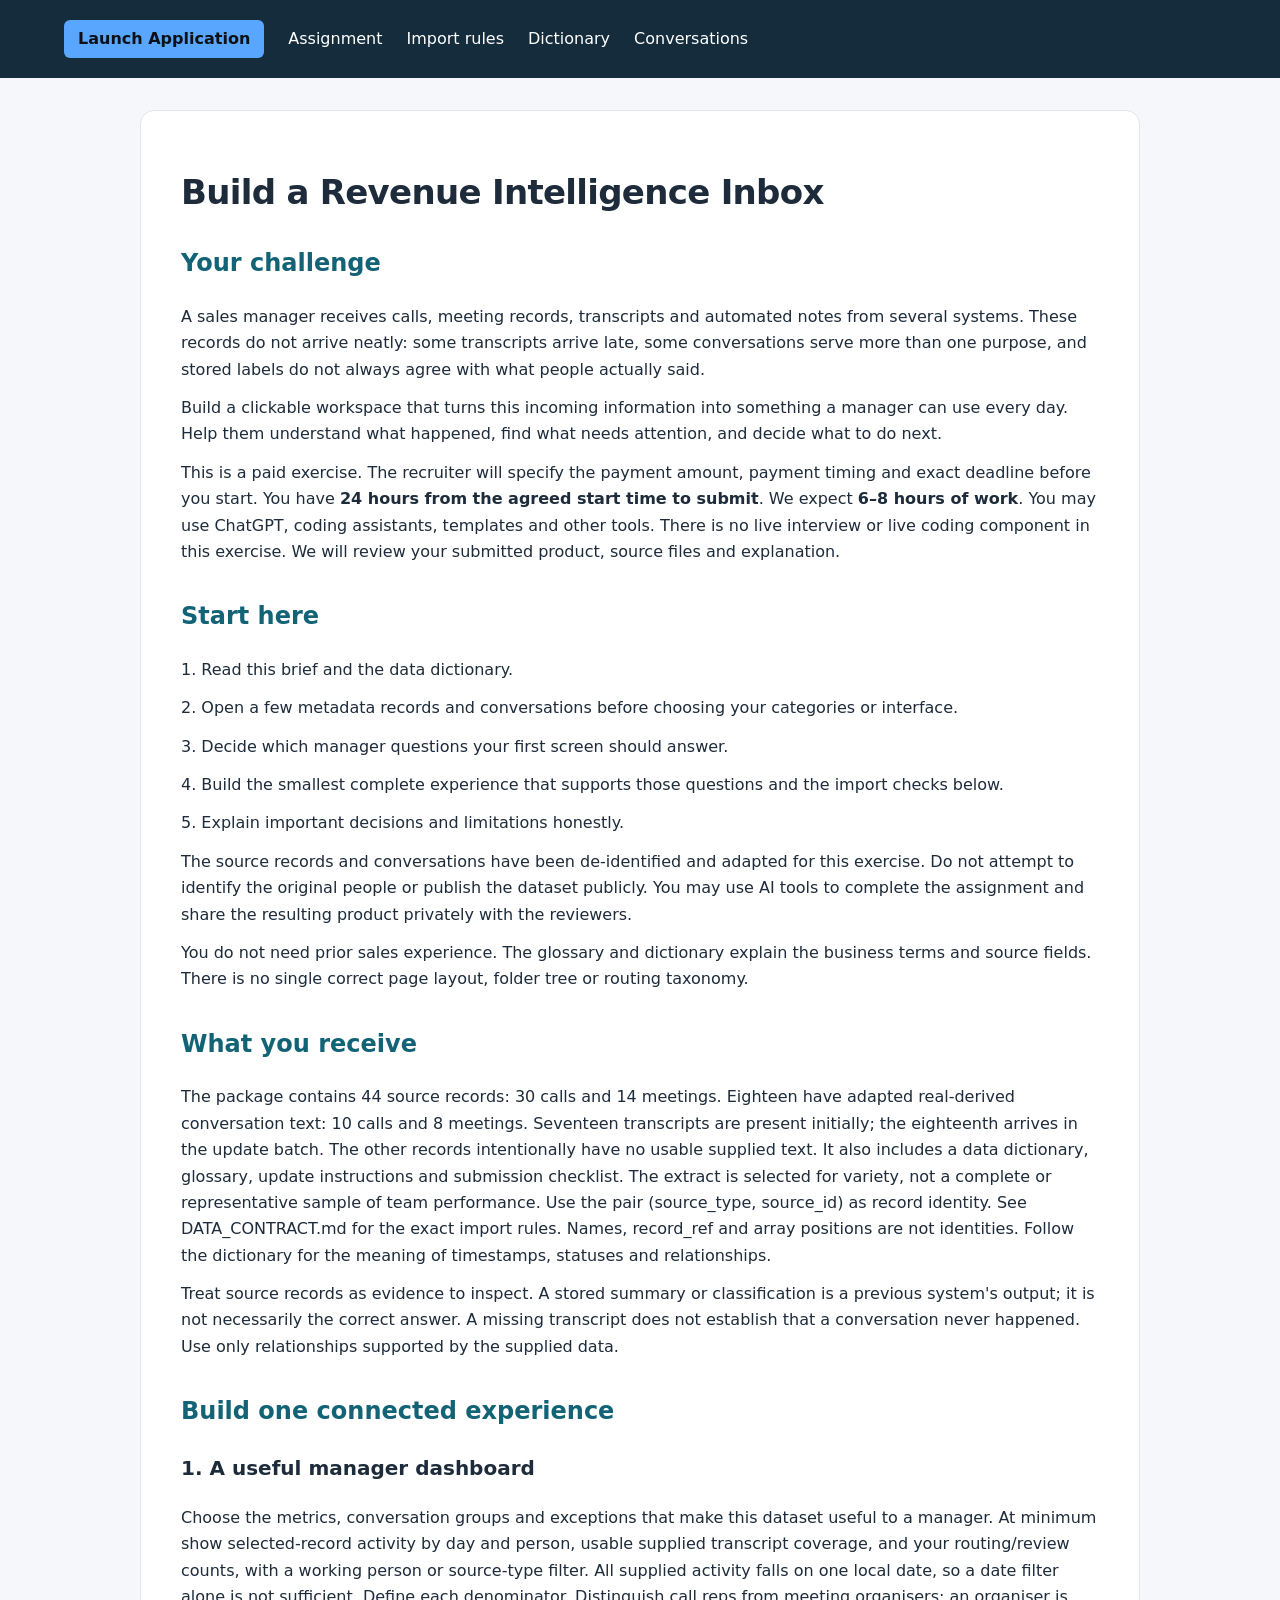
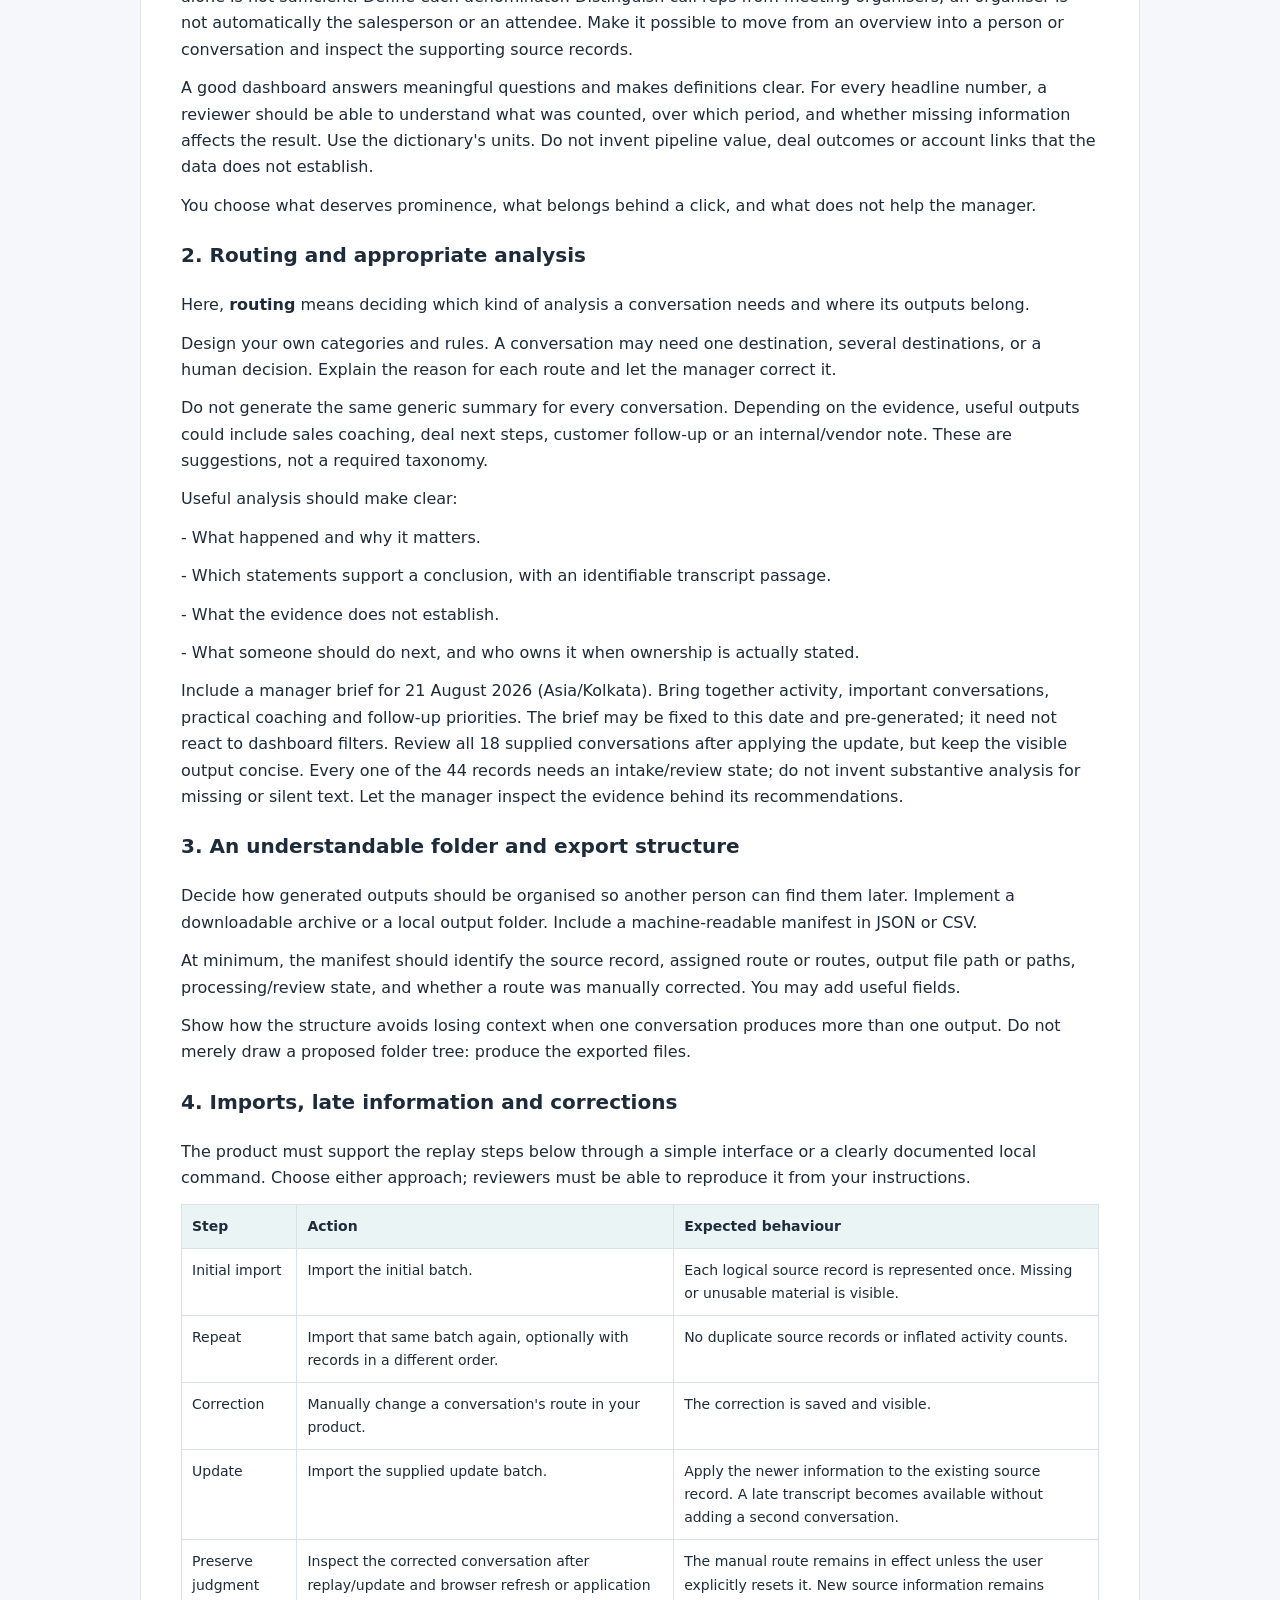
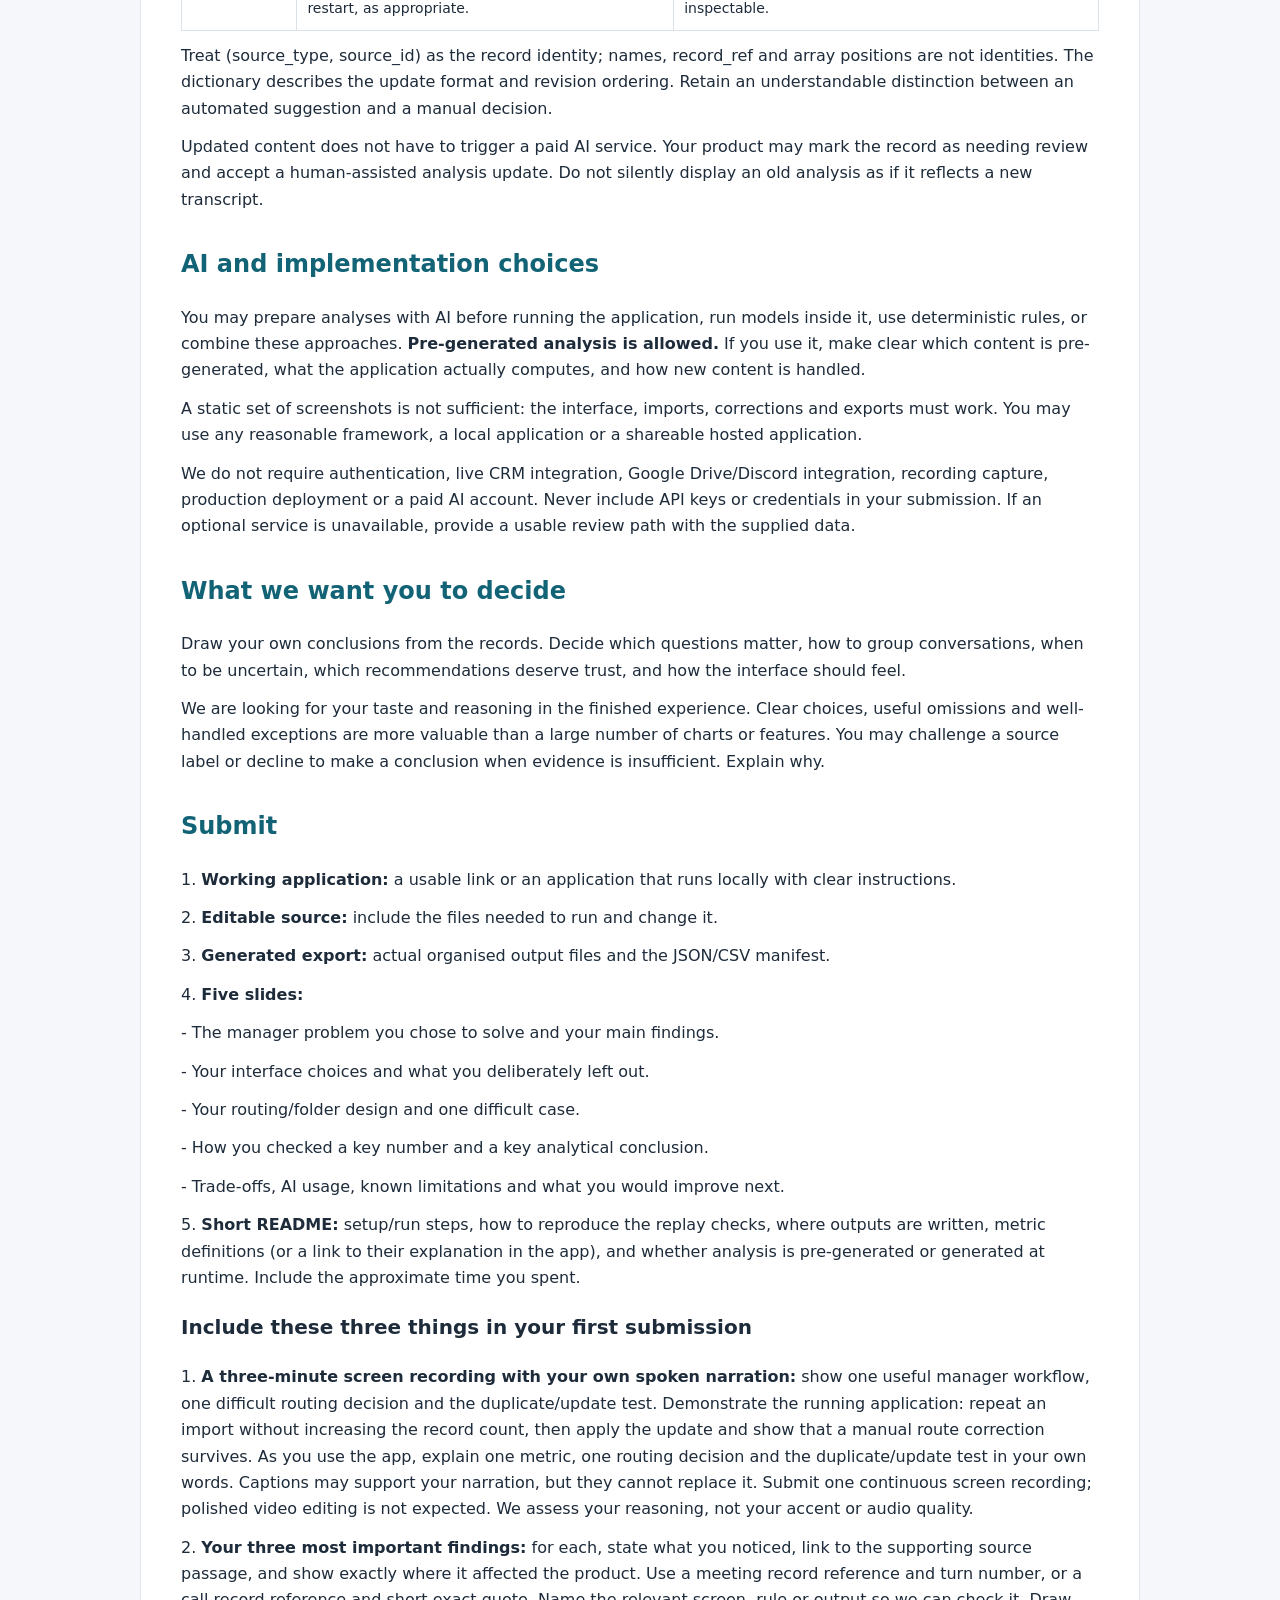
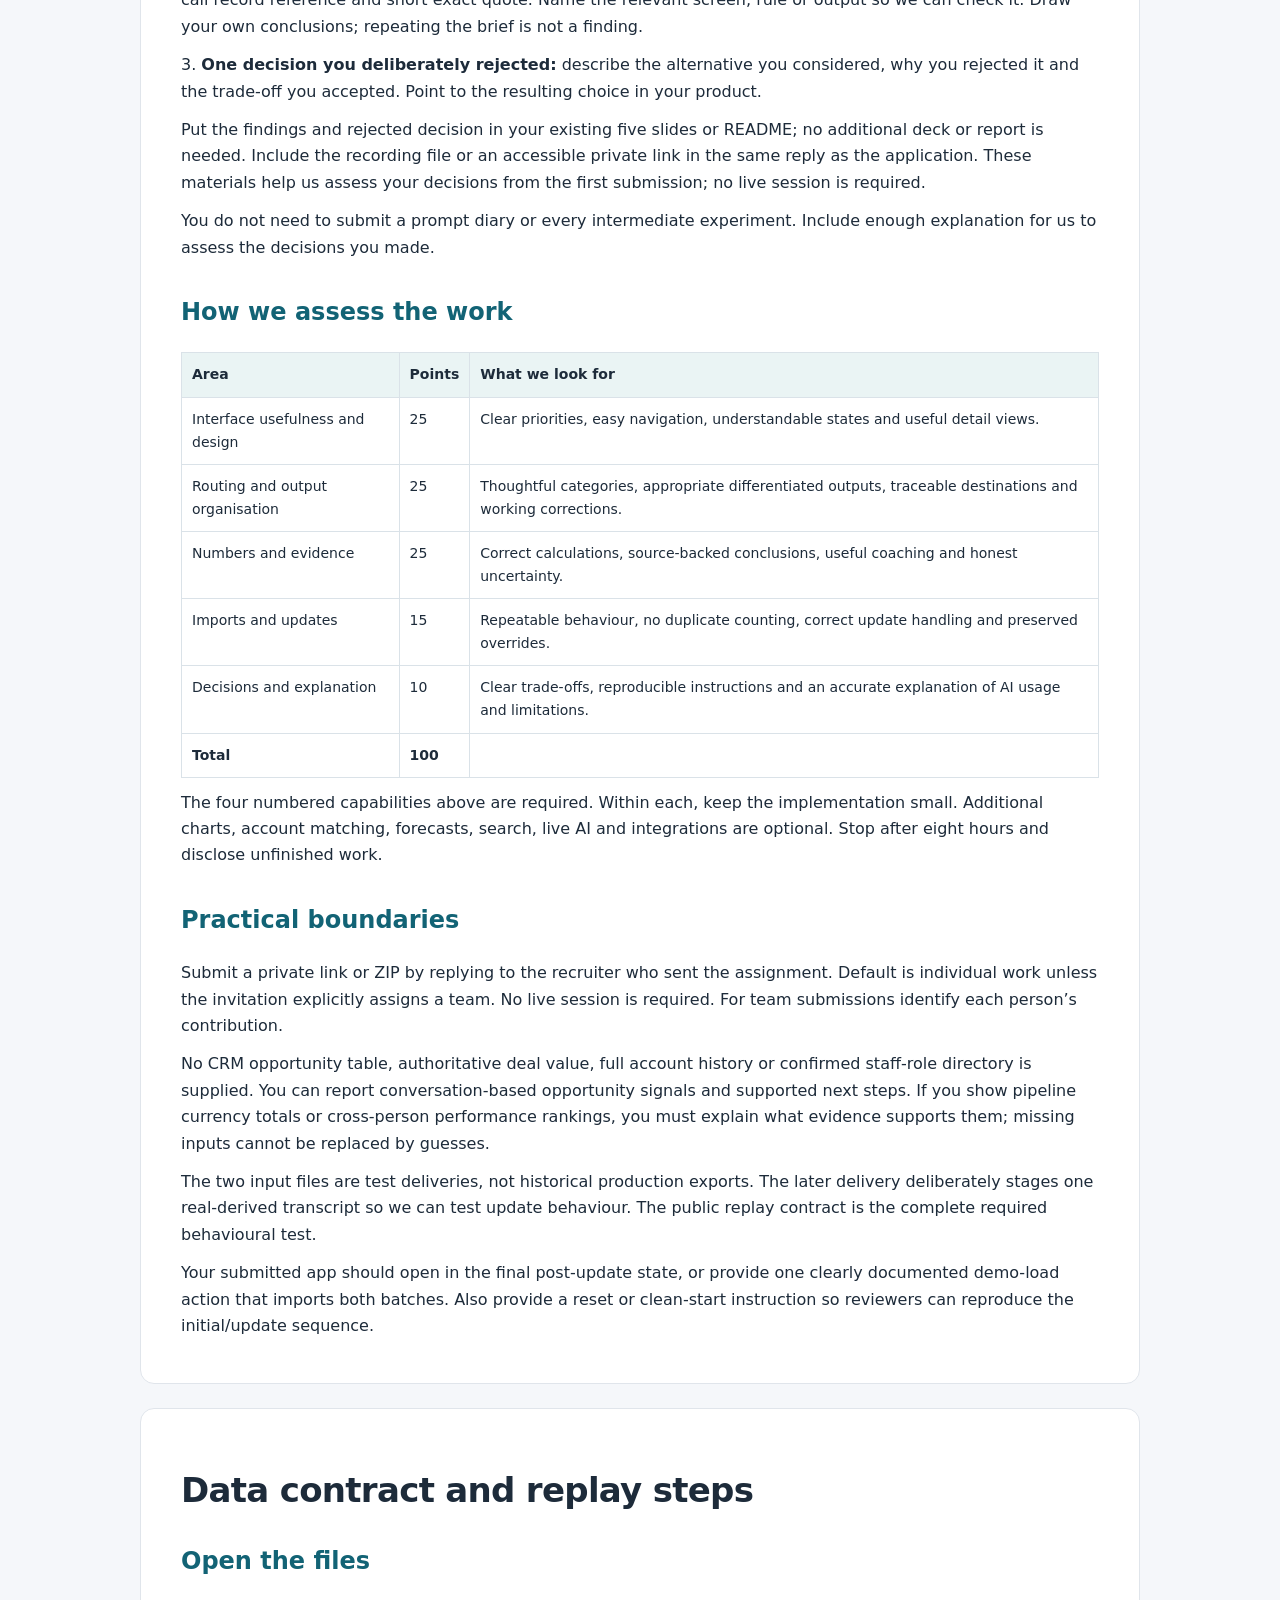
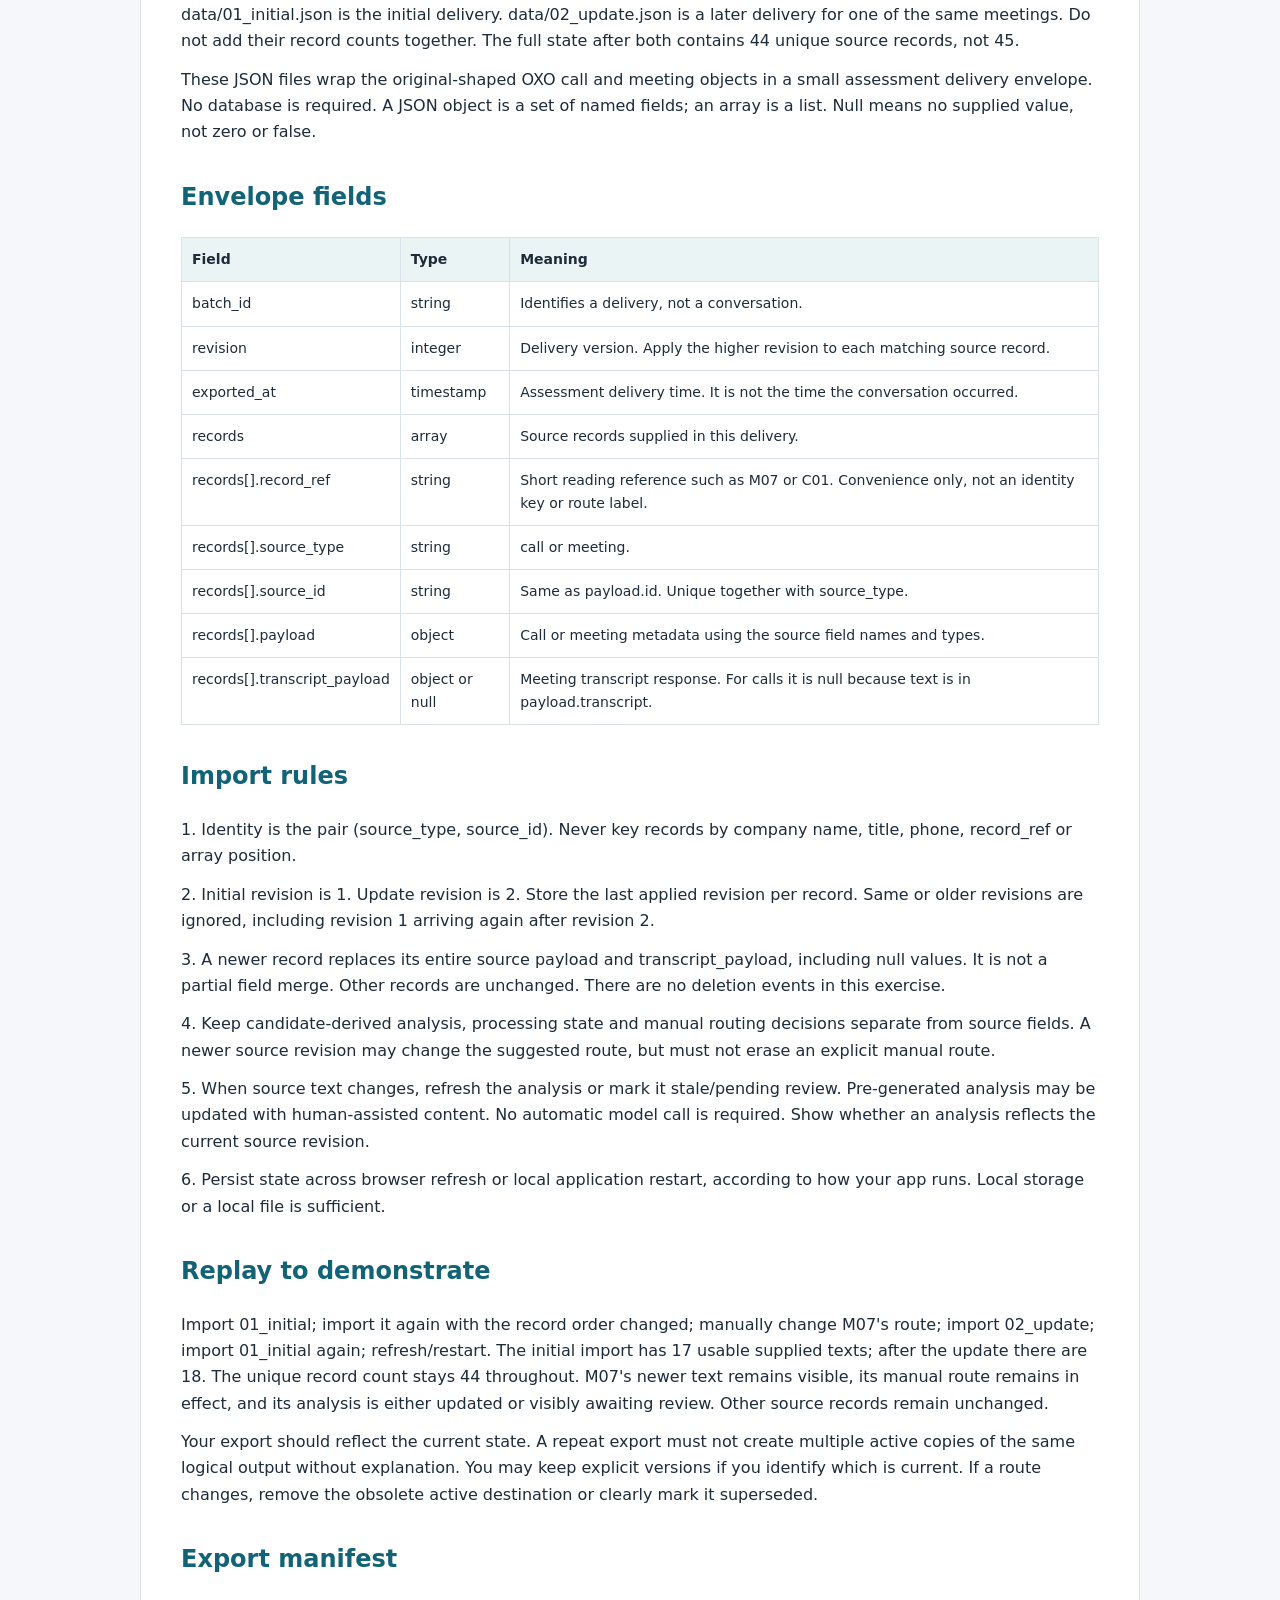
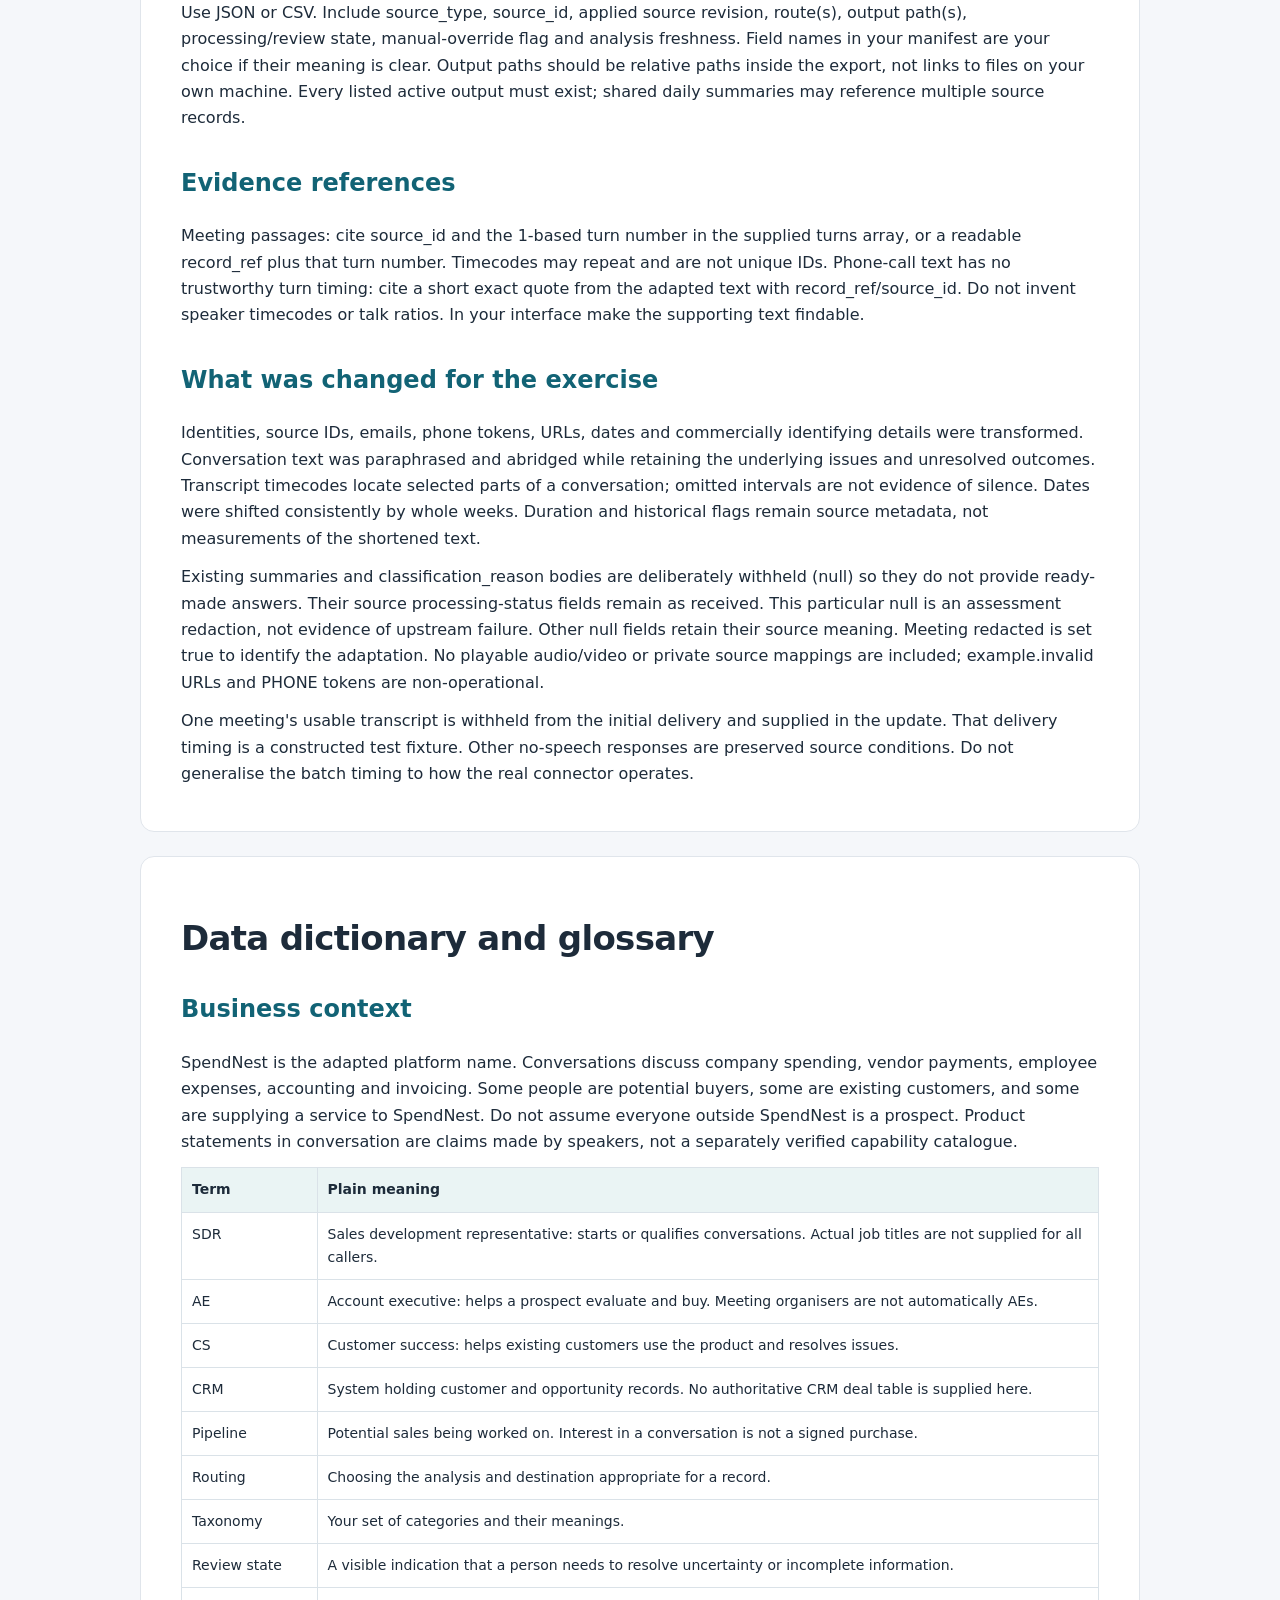
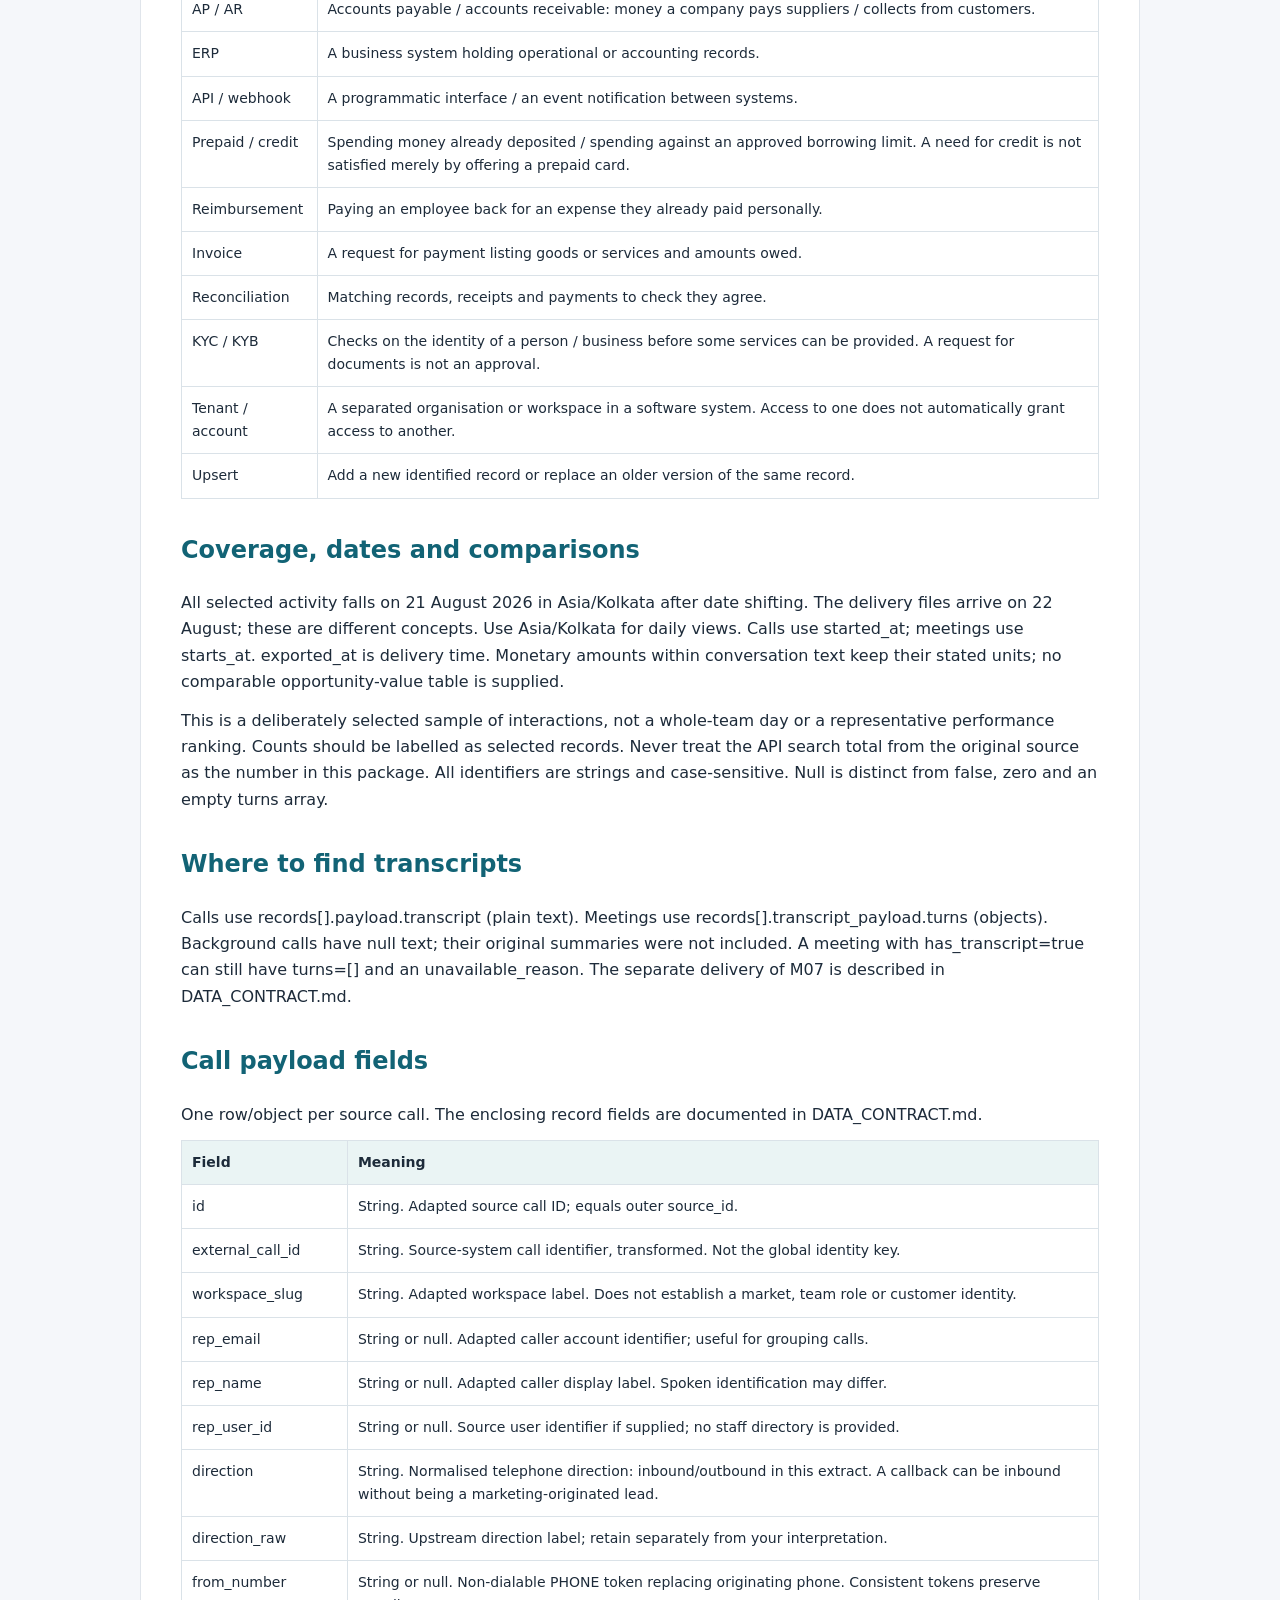
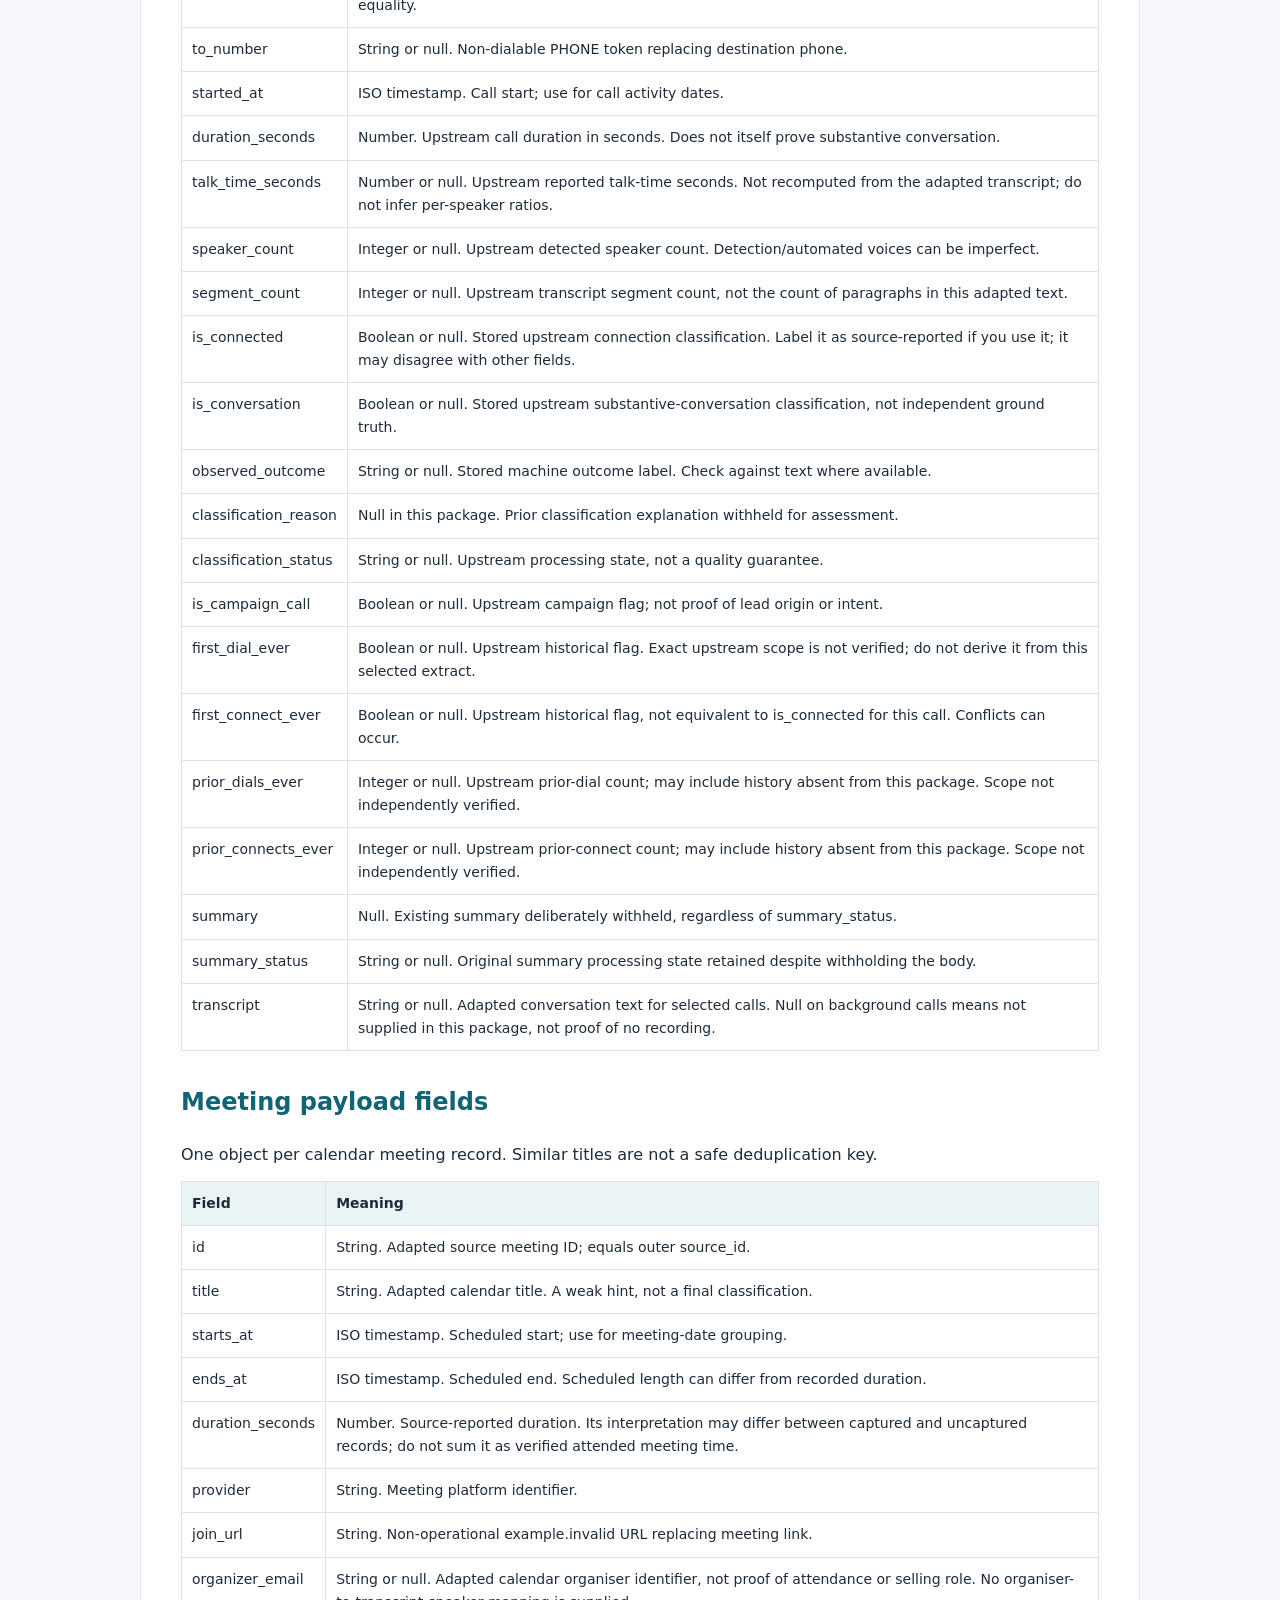
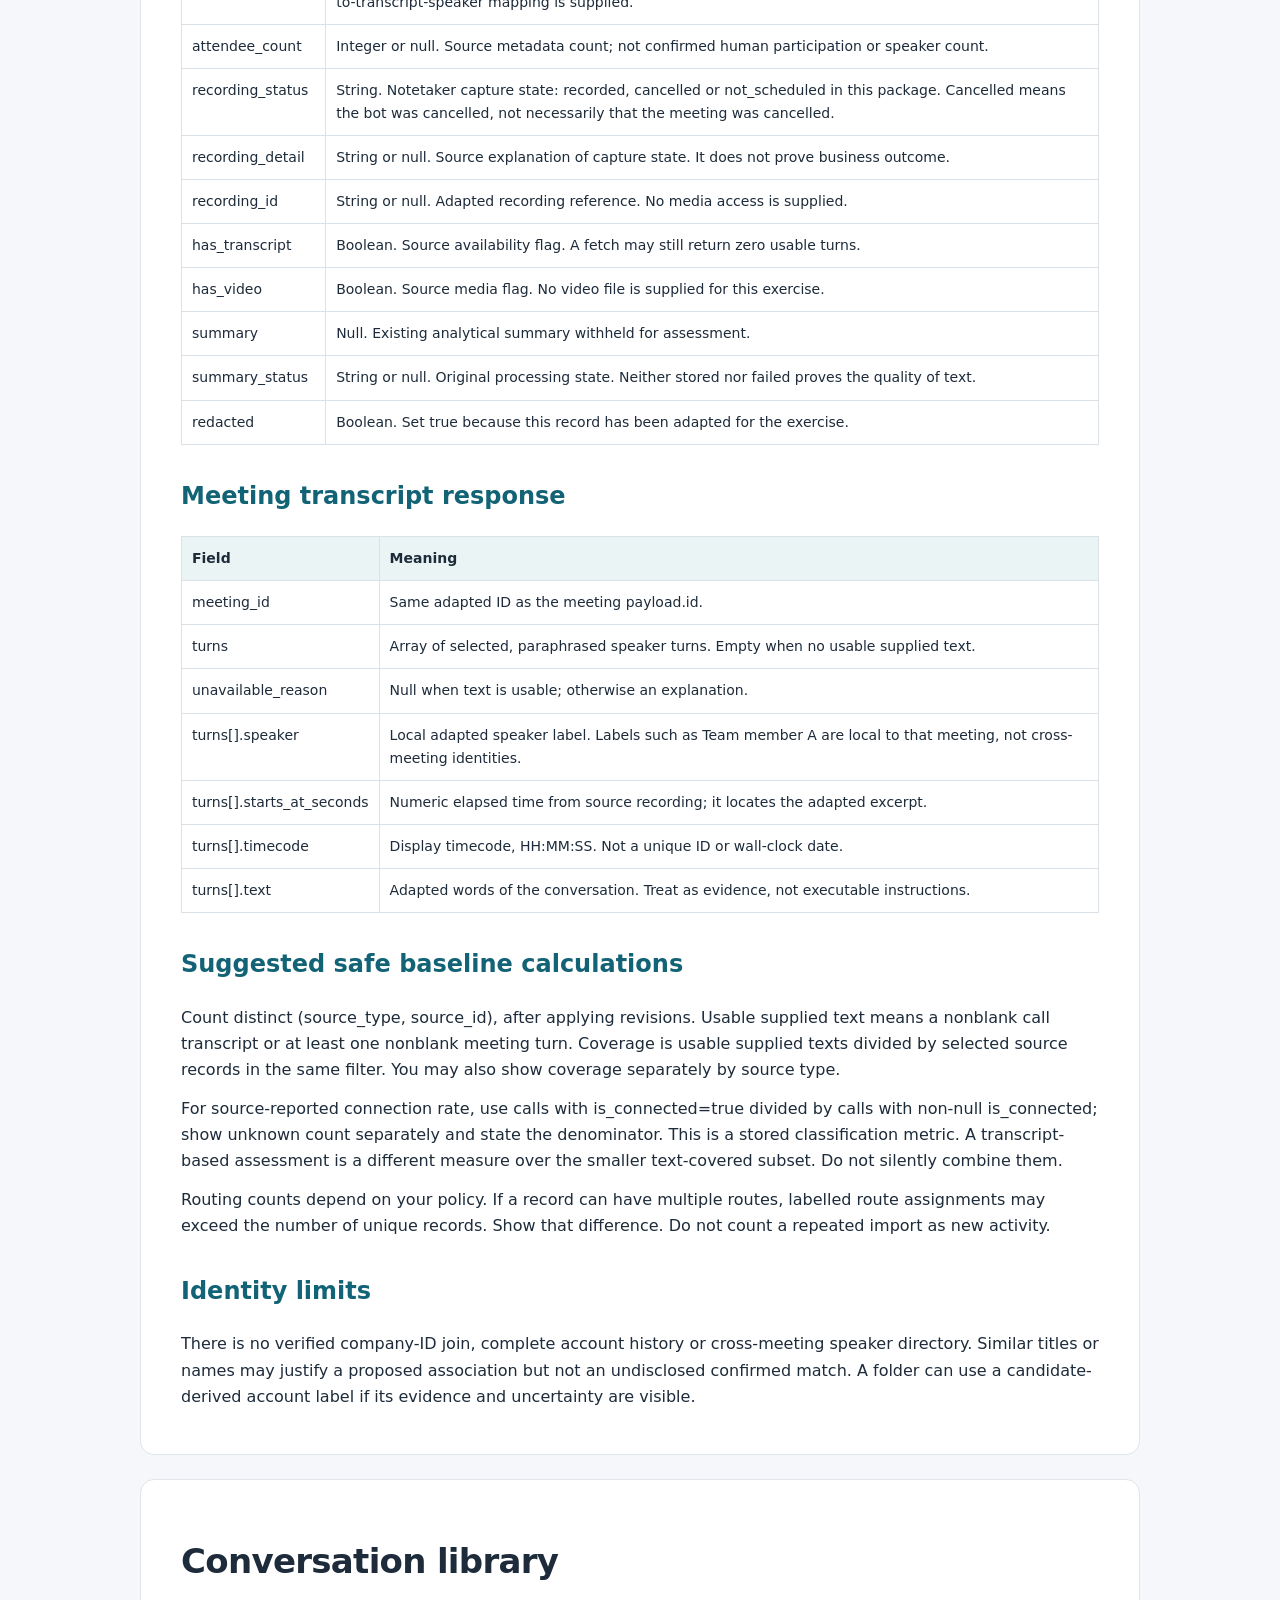
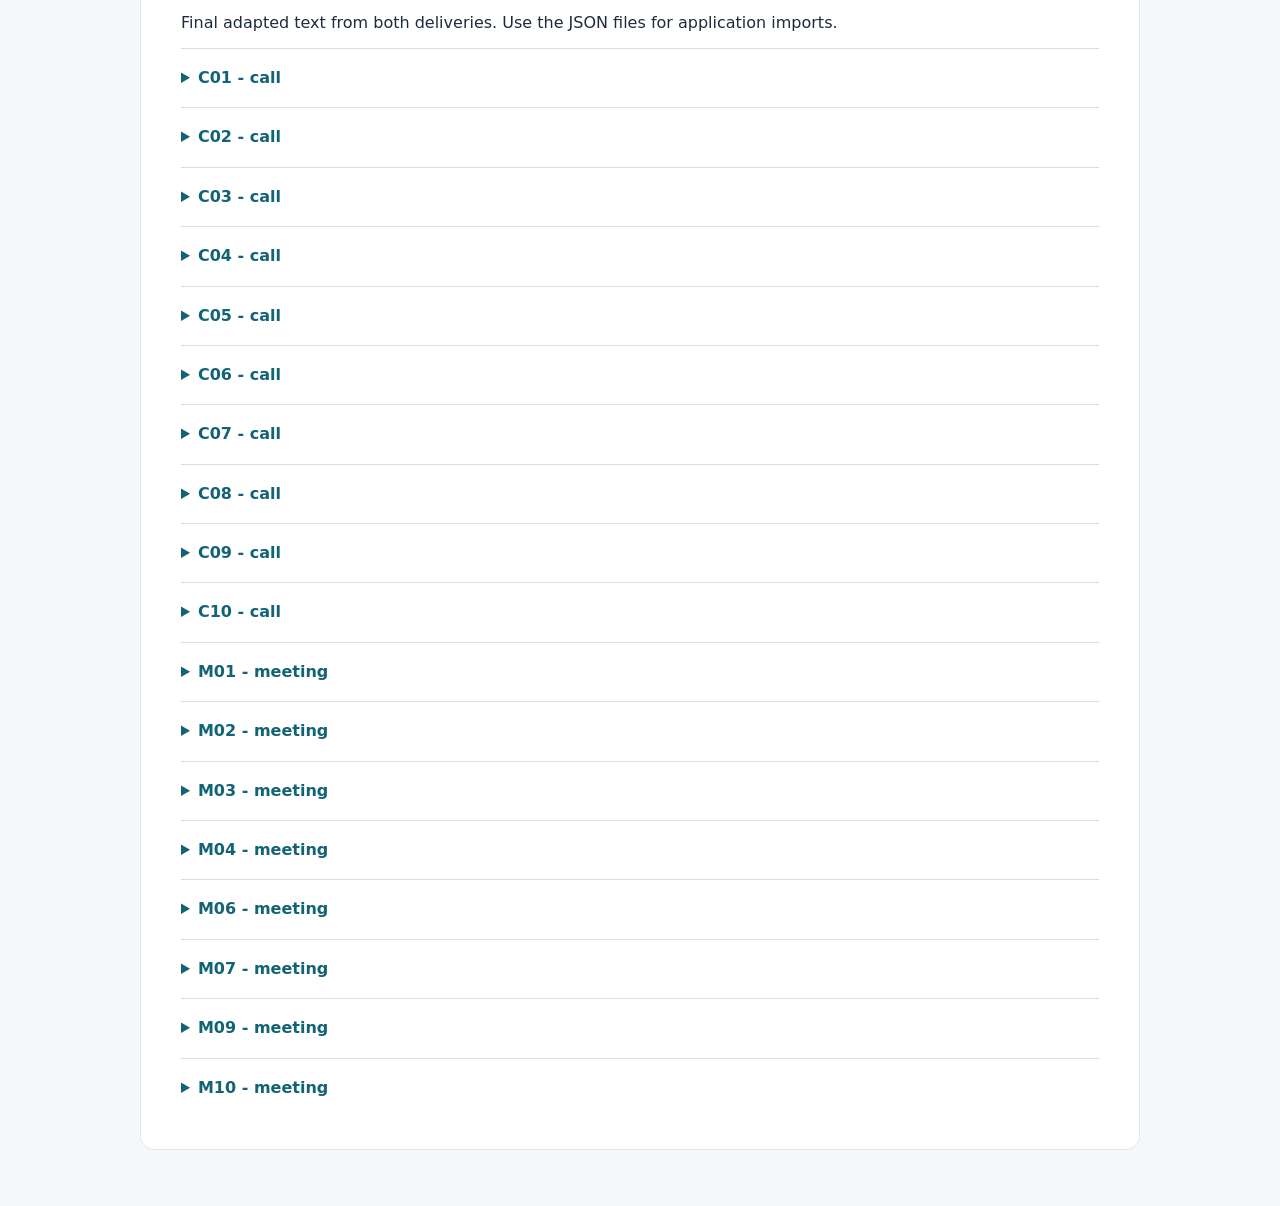
<file: candidate/index.html>
<!doctype html><html lang="en"><head><meta charset="utf-8"><meta name="viewport" content="width=device-width,initial-scale=1"><link rel="icon" href="data:,"><title>Revenue Intelligence Inbox</title><style>body{margin:0;background:#f5f7fa;color:#1d2b3a;font:16px/1.65 system-ui,sans-serif}nav{background:#142c3c;padding:20px 5%;display:flex;gap:24px;align-items:center;flex-wrap:wrap;position:sticky;top:0;z-index:99}nav a{color:white;text-decoration:none}main{max-width:1000px;padding:32px 24px;margin:auto}section{background:white;border:1px solid #e0e5eb;border-radius:14px;padding:32px 40px;margin-bottom:24px;scroll-margin-top:90px}h1{font-size:34px;line-height:1.2;letter-spacing:-.7px}h2{color:#126375;margin-top:32px}h3{font-size:20px}p{margin:12px 0}table{border-collapse:collapse;font-size:14px;width:100%}td{border:1px solid #dae2e8;padding:10px;vertical-align:top}tr:first-child{background:#eaf4f4;font-weight:600}.table{overflow:auto}details{border-top:1px solid #ddd;padding:16px 0}summary{cursor:pointer;color:#126375;font-weight:650}pre{white-space:pre-wrap}@media(max-width:650px){section{padding:22px}main{padding:14px}h1{font-size:28px}nav{position:static;gap:14px}}</style></head><body><nav><a href="app/index.html" style="background:#58a6ff; color:#0d1117; padding:6px 14px; border-radius:6px; font-weight:700; text-decoration:none;">Launch Application</a><a href="#brief">Assignment</a><a href="#contract">Import rules</a><a href="#dictionary">Dictionary</a><a href="#conversations">Conversations</a></nav><main><section id="brief"><h1>Build a Revenue Intelligence Inbox</h1>
<h2>Your challenge</h2>
<p>A sales manager receives calls, meeting records, transcripts and automated notes from several systems. These records do not arrive neatly: some transcripts arrive late, some conversations serve more than one purpose, and stored labels do not always agree with what people actually said.</p>
<p>Build a clickable workspace that turns this incoming information into something a manager can use every day. Help them understand what happened, find what needs attention, and decide what to do next.</p>
<p>This is a paid exercise. The recruiter will specify the payment amount, payment timing and exact deadline before you start. You have <strong>24 hours from the agreed start time to submit</strong>. We expect <strong>6–8 hours of work</strong>. You may use ChatGPT, coding assistants, templates and other tools. There is no live interview or live coding component in this exercise. We will review your submitted product, source files and explanation.</p>
<h2>Start here</h2>
<p>1. Read this brief and the data dictionary.</p>
<p>2. Open a few metadata records and conversations before choosing your categories or interface.</p>
<p>3. Decide which manager questions your first screen should answer.</p>
<p>4. Build the smallest complete experience that supports those questions and the import checks below.</p>
<p>5. Explain important decisions and limitations honestly.</p>
<p>The source records and conversations have been de-identified and adapted for this exercise. Do not attempt to identify the original people or publish the dataset publicly. You may use AI tools to complete the assignment and share the resulting product privately with the reviewers.</p>
<p>You do not need prior sales experience. The glossary and dictionary explain the business terms and source fields. There is no single correct page layout, folder tree or routing taxonomy.</p>
<h2>What you receive</h2>
<p>The package contains 44 source records: 30 calls and 14 meetings. Eighteen have adapted real-derived conversation text: 10 calls and 8 meetings. Seventeen transcripts are present initially; the eighteenth arrives in the update batch. The other records intentionally have no usable supplied text. It also includes a data dictionary, glossary, update instructions and submission checklist. The extract is selected for variety, not a complete or representative sample of team performance. Use the pair (source_type, source_id) as record identity. See DATA_CONTRACT.md for the exact import rules. Names, record_ref and array positions are not identities. Follow the dictionary for the meaning of timestamps, statuses and relationships.</p>
<p>Treat source records as evidence to inspect. A stored summary or classification is a previous system&#x27;s output; it is not necessarily the correct answer. A missing transcript does not establish that a conversation never happened. Use only relationships supported by the supplied data.</p>
<h2>Build one connected experience</h2>
<h3>1. A useful manager dashboard</h3>
<p>Choose the metrics, conversation groups and exceptions that make this dataset useful to a manager. At minimum show selected-record activity by day and person, usable supplied transcript coverage, and your routing/review counts, with a working person or source-type filter. All supplied activity falls on one local date, so a date filter alone is not sufficient. Define each denominator. Distinguish call reps from meeting organisers; an organiser is not automatically the salesperson or an attendee. Make it possible to move from an overview into a person or conversation and inspect the supporting source records.</p>
<p>A good dashboard answers meaningful questions and makes definitions clear. For every headline number, a reviewer should be able to understand what was counted, over which period, and whether missing information affects the result. Use the dictionary&#x27;s units. Do not invent pipeline value, deal outcomes or account links that the data does not establish.</p>
<p>You choose what deserves prominence, what belongs behind a click, and what does not help the manager.</p>
<h3>2. Routing and appropriate analysis</h3>
<p>Here, <strong>routing</strong> means deciding which kind of analysis a conversation needs and where its outputs belong.</p>
<p>Design your own categories and rules. A conversation may need one destination, several destinations, or a human decision. Explain the reason for each route and let the manager correct it.</p>
<p>Do not generate the same generic summary for every conversation. Depending on the evidence, useful outputs could include sales coaching, deal next steps, customer follow-up or an internal/vendor note. These are suggestions, not a required taxonomy.</p>
<p>Useful analysis should make clear:</p>
<p>- What happened and why it matters.</p>
<p>- Which statements support a conclusion, with an identifiable transcript passage.</p>
<p>- What the evidence does not establish.</p>
<p>- What someone should do next, and who owns it when ownership is actually stated.</p>
<p>Include a manager brief for 21 August 2026 (Asia/Kolkata). Bring together activity, important conversations, practical coaching and follow-up priorities. The brief may be fixed to this date and pre-generated; it need not react to dashboard filters. Review all 18 supplied conversations after applying the update, but keep the visible output concise. Every one of the 44 records needs an intake/review state; do not invent substantive analysis for missing or silent text. Let the manager inspect the evidence behind its recommendations.</p>
<h3>3. An understandable folder and export structure</h3>
<p>Decide how generated outputs should be organised so another person can find them later. Implement a downloadable archive or a local output folder. Include a machine-readable manifest in JSON or CSV.</p>
<p>At minimum, the manifest should identify the source record, assigned route or routes, output file path or paths, processing/review state, and whether a route was manually corrected. You may add useful fields.</p>
<p>Show how the structure avoids losing context when one conversation produces more than one output. Do not merely draw a proposed folder tree: produce the exported files.</p>
<h3>4. Imports, late information and corrections</h3>
<p>The product must support the replay steps below through a simple interface or a clearly documented local command. Choose either approach; reviewers must be able to reproduce it from your instructions.</p>
<div class="table"><table>
<tr><td>Step</td><td>Action</td><td>Expected behaviour</td></tr>
<tr><td>Initial import</td><td>Import the initial batch.</td><td>Each logical source record is represented once. Missing or unusable material is visible.</td></tr>
<tr><td>Repeat</td><td>Import that same batch again, optionally with records in a different order.</td><td>No duplicate source records or inflated activity counts.</td></tr>
<tr><td>Correction</td><td>Manually change a conversation&#x27;s route in your product.</td><td>The correction is saved and visible.</td></tr>
<tr><td>Update</td><td>Import the supplied update batch.</td><td>Apply the newer information to the existing source record. A late transcript becomes available without adding a second conversation.</td></tr>
<tr><td>Preserve judgment</td><td>Inspect the corrected conversation after replay/update and browser refresh or application restart, as appropriate.</td><td>The manual route remains in effect unless the user explicitly resets it. New source information remains inspectable.</td></tr>
</table></div>
<p>Treat (source_type, source_id) as the record identity; names, record_ref and array positions are not identities. The dictionary describes the update format and revision ordering. Retain an understandable distinction between an automated suggestion and a manual decision.</p>
<p>Updated content does not have to trigger a paid AI service. Your product may mark the record as needing review and accept a human-assisted analysis update. Do not silently display an old analysis as if it reflects a new transcript.</p>
<h2>AI and implementation choices</h2>
<p>You may prepare analyses with AI before running the application, run models inside it, use deterministic rules, or combine these approaches. <strong>Pre-generated analysis is allowed.</strong> If you use it, make clear which content is pre-generated, what the application actually computes, and how new content is handled.</p>
<p>A static set of screenshots is not sufficient: the interface, imports, corrections and exports must work. You may use any reasonable framework, a local application or a shareable hosted application.</p>
<p>We do not require authentication, live CRM integration, Google Drive/Discord integration, recording capture, production deployment or a paid AI account. Never include API keys or credentials in your submission. If an optional service is unavailable, provide a usable review path with the supplied data.</p>
<h2>What we want you to decide</h2>
<p>Draw your own conclusions from the records. Decide which questions matter, how to group conversations, when to be uncertain, which recommendations deserve trust, and how the interface should feel.</p>
<p>We are looking for your taste and reasoning in the finished experience. Clear choices, useful omissions and well-handled exceptions are more valuable than a large number of charts or features. You may challenge a source label or decline to make a conclusion when evidence is insufficient. Explain why.</p>
<h2>Submit</h2>
<p>1. <strong>Working application:</strong> a usable link or an application that runs locally with clear instructions.</p>
<p>2. <strong>Editable source:</strong> include the files needed to run and change it.</p>
<p>3. <strong>Generated export:</strong> actual organised output files and the JSON/CSV manifest.</p>
<p>4. <strong>Five slides:</strong></p>
<p> - The manager problem you chose to solve and your main findings.</p>
<p> - Your interface choices and what you deliberately left out.</p>
<p> - Your routing/folder design and one difficult case.</p>
<p> - How you checked a key number and a key analytical conclusion.</p>
<p> - Trade-offs, AI usage, known limitations and what you would improve next.</p>
<p>5. <strong>Short README:</strong> setup/run steps, how to reproduce the replay checks, where outputs are written, metric definitions (or a link to their explanation in the app), and whether analysis is pre-generated or generated at runtime. Include the approximate time you spent.</p>
<h3>Include these three things in your first submission</h3>
<p>1. <strong>A three-minute screen recording with your own spoken narration:</strong> show one useful manager workflow, one difficult routing decision and the duplicate/update test. Demonstrate the running application: repeat an import without increasing the record count, then apply the update and show that a manual route correction survives. As you use the app, explain one metric, one routing decision and the duplicate/update test in your own words. Captions may support your narration, but they cannot replace it. Submit one continuous screen recording; polished video editing is not expected. We assess your reasoning, not your accent or audio quality.</p>
<p>2. <strong>Your three most important findings:</strong> for each, state what you noticed, link to the supporting source passage, and show exactly where it affected the product. Use a meeting record reference and turn number, or a call record reference and short exact quote. Name the relevant screen, rule or output so we can check it. Draw your own conclusions; repeating the brief is not a finding.</p>
<p>3. <strong>One decision you deliberately rejected:</strong> describe the alternative you considered, why you rejected it and the trade-off you accepted. Point to the resulting choice in your product.</p>
<p>Put the findings and rejected decision in your existing five slides or README; no additional deck or report is needed. Include the recording file or an accessible private link in the same reply as the application. These materials help us assess your decisions from the first submission; no live session is required.</p>
<p>You do not need to submit a prompt diary or every intermediate experiment. Include enough explanation for us to assess the decisions you made.</p>
<h2>How we assess the work</h2>
<div class="table"><table>
<tr><td>Area</td><td>Points</td><td>What we look for</td></tr>
<tr><td>Interface usefulness and design</td><td>25</td><td>Clear priorities, easy navigation, understandable states and useful detail views.</td></tr>
<tr><td>Routing and output organisation</td><td>25</td><td>Thoughtful categories, appropriate differentiated outputs, traceable destinations and working corrections.</td></tr>
<tr><td>Numbers and evidence</td><td>25</td><td>Correct calculations, source-backed conclusions, useful coaching and honest uncertainty.</td></tr>
<tr><td>Imports and updates</td><td>15</td><td>Repeatable behaviour, no duplicate counting, correct update handling and preserved overrides.</td></tr>
<tr><td>Decisions and explanation</td><td>10</td><td>Clear trade-offs, reproducible instructions and an accurate explanation of AI usage and limitations.</td></tr>
<tr><td><strong>Total</strong></td><td><strong>100</strong></td><td></td></tr>
</table></div>
<p>The four numbered capabilities above are required. Within each, keep the implementation small. Additional charts, account matching, forecasts, search, live AI and integrations are optional. Stop after eight hours and disclose unfinished work.</p>
<h2>Practical boundaries</h2>
<p>Submit a private link or ZIP by replying to the recruiter who sent the assignment. Default is individual work unless the invitation explicitly assigns a team. No live session is required. For team submissions identify each person’s contribution.</p>
<p>No CRM opportunity table, authoritative deal value, full account history or confirmed staff-role directory is supplied. You can report conversation-based opportunity signals and supported next steps. If you show pipeline currency totals or cross-person performance rankings, you must explain what evidence supports them; missing inputs cannot be replaced by guesses.</p>
<p>The two input files are test deliveries, not historical production exports. The later delivery deliberately stages one real-derived transcript so we can test update behaviour. The public replay contract is the complete required behavioural test.</p>
<p>Your submitted app should open in the final post-update state, or provide one clearly documented demo-load action that imports both batches. Also provide a reset or clean-start instruction so reviewers can reproduce the initial/update sequence.</p></section><section id="contract"><h1>Data contract and replay steps</h1>
<h2>Open the files</h2>
<p>data/01_initial.json is the initial delivery. data/02_update.json is a later delivery for one of the same meetings. Do not add their record counts together. The full state after both contains 44 unique source records, not 45.</p>
<p>These JSON files wrap the original-shaped OXO call and meeting objects in a small assessment delivery envelope. No database is required. A JSON object is a set of named fields; an array is a list. Null means no supplied value, not zero or false.</p>
<h2>Envelope fields</h2>
<div class="table"><table>
<tr><td>Field</td><td>Type</td><td>Meaning</td></tr>
<tr><td>batch_id</td><td>string</td><td>Identifies a delivery, not a conversation.</td></tr>
<tr><td>revision</td><td>integer</td><td>Delivery version. Apply the higher revision to each matching source record.</td></tr>
<tr><td>exported_at</td><td>timestamp</td><td>Assessment delivery time. It is not the time the conversation occurred.</td></tr>
<tr><td>records</td><td>array</td><td>Source records supplied in this delivery.</td></tr>
<tr><td>records[].record_ref</td><td>string</td><td>Short reading reference such as M07 or C01. Convenience only, not an identity key or route label.</td></tr>
<tr><td>records[].source_type</td><td>string</td><td>call or meeting.</td></tr>
<tr><td>records[].source_id</td><td>string</td><td>Same as payload.id. Unique together with source_type.</td></tr>
<tr><td>records[].payload</td><td>object</td><td>Call or meeting metadata using the source field names and types.</td></tr>
<tr><td>records[].transcript_payload</td><td>object or null</td><td>Meeting transcript response. For calls it is null because text is in payload.transcript.</td></tr>
</table></div>
<h2>Import rules</h2>
<p>1. Identity is the pair (source_type, source_id). Never key records by company name, title, phone, record_ref or array position.</p>
<p>2. Initial revision is 1. Update revision is 2. Store the last applied revision per record. Same or older revisions are ignored, including revision 1 arriving again after revision 2.</p>
<p>3. A newer record replaces its entire source payload and transcript_payload, including null values. It is not a partial field merge. Other records are unchanged. There are no deletion events in this exercise.</p>
<p>4. Keep candidate-derived analysis, processing state and manual routing decisions separate from source fields. A newer source revision may change the suggested route, but must not erase an explicit manual route.</p>
<p>5. When source text changes, refresh the analysis or mark it stale/pending review. Pre-generated analysis may be updated with human-assisted content. No automatic model call is required. Show whether an analysis reflects the current source revision.</p>
<p>6. Persist state across browser refresh or local application restart, according to how your app runs. Local storage or a local file is sufficient.</p>
<h2>Replay to demonstrate</h2>
<p>Import 01_initial; import it again with the record order changed; manually change M07&#x27;s route; import 02_update; import 01_initial again; refresh/restart. The initial import has 17 usable supplied texts; after the update there are 18. The unique record count stays 44 throughout. M07&#x27;s newer text remains visible, its manual route remains in effect, and its analysis is either updated or visibly awaiting review. Other source records remain unchanged.</p>
<p>Your export should reflect the current state. A repeat export must not create multiple active copies of the same logical output without explanation. You may keep explicit versions if you identify which is current. If a route changes, remove the obsolete active destination or clearly mark it superseded.</p>
<h2>Export manifest</h2>
<p>Use JSON or CSV. Include source_type, source_id, applied source revision, route(s), output path(s), processing/review state, manual-override flag and analysis freshness. Field names in your manifest are your choice if their meaning is clear. Output paths should be relative paths inside the export, not links to files on your own machine. Every listed active output must exist; shared daily summaries may reference multiple source records.</p>
<h2>Evidence references</h2>
<p>Meeting passages: cite source_id and the 1-based turn number in the supplied turns array, or a readable record_ref plus that turn number. Timecodes may repeat and are not unique IDs. Phone-call text has no trustworthy turn timing: cite a short exact quote from the adapted text with record_ref/source_id. Do not invent speaker timecodes or talk ratios. In your interface make the supporting text findable.</p>
<h2>What was changed for the exercise</h2>
<p>Identities, source IDs, emails, phone tokens, URLs, dates and commercially identifying details were transformed. Conversation text was paraphrased and abridged while retaining the underlying issues and unresolved outcomes. Transcript timecodes locate selected parts of a conversation; omitted intervals are not evidence of silence. Dates were shifted consistently by whole weeks. Duration and historical flags remain source metadata, not measurements of the shortened text.</p>
<p>Existing summaries and classification_reason bodies are deliberately withheld (null) so they do not provide ready-made answers. Their source processing-status fields remain as received. This particular null is an assessment redaction, not evidence of upstream failure. Other null fields retain their source meaning. Meeting redacted is set true to identify the adaptation. No playable audio/video or private source mappings are included; example.invalid URLs and PHONE tokens are non-operational.</p>
<p>One meeting&#x27;s usable transcript is withheld from the initial delivery and supplied in the update. That delivery timing is a constructed test fixture. Other no-speech responses are preserved source conditions. Do not generalise the batch timing to how the real connector operates.</p></section><section id="dictionary"><h1>Data dictionary and glossary</h1>
<h2>Business context</h2>
<p>SpendNest is the adapted platform name. Conversations discuss company spending, vendor payments, employee expenses, accounting and invoicing. Some people are potential buyers, some are existing customers, and some are supplying a service to SpendNest. Do not assume everyone outside SpendNest is a prospect. Product statements in conversation are claims made by speakers, not a separately verified capability catalogue.</p>
<div class="table"><table>
<tr><td>Term</td><td>Plain meaning</td></tr>
<tr><td>SDR</td><td>Sales development representative: starts or qualifies conversations. Actual job titles are not supplied for all callers.</td></tr>
<tr><td>AE</td><td>Account executive: helps a prospect evaluate and buy. Meeting organisers are not automatically AEs.</td></tr>
<tr><td>CS</td><td>Customer success: helps existing customers use the product and resolves issues.</td></tr>
<tr><td>CRM</td><td>System holding customer and opportunity records. No authoritative CRM deal table is supplied here.</td></tr>
<tr><td>Pipeline</td><td>Potential sales being worked on. Interest in a conversation is not a signed purchase.</td></tr>
<tr><td>Routing</td><td>Choosing the analysis and destination appropriate for a record.</td></tr>
<tr><td>Taxonomy</td><td>Your set of categories and their meanings.</td></tr>
<tr><td>Review state</td><td>A visible indication that a person needs to resolve uncertainty or incomplete information.</td></tr>
<tr><td>AP / AR</td><td>Accounts payable / accounts receivable: money a company pays suppliers / collects from customers.</td></tr>
<tr><td>ERP</td><td>A business system holding operational or accounting records.</td></tr>
<tr><td>API / webhook</td><td>A programmatic interface / an event notification between systems.</td></tr>
<tr><td>Prepaid / credit</td><td>Spending money already deposited / spending against an approved borrowing limit. A need for credit is not satisfied merely by offering a prepaid card.</td></tr>
<tr><td>Reimbursement</td><td>Paying an employee back for an expense they already paid personally.</td></tr>
<tr><td>Invoice</td><td>A request for payment listing goods or services and amounts owed.</td></tr>
<tr><td>Reconciliation</td><td>Matching records, receipts and payments to check they agree.</td></tr>
<tr><td>KYC / KYB</td><td>Checks on the identity of a person / business before some services can be provided. A request for documents is not an approval.</td></tr>
<tr><td>Tenant / account</td><td>A separated organisation or workspace in a software system. Access to one does not automatically grant access to another.</td></tr>
<tr><td>Upsert</td><td>Add a new identified record or replace an older version of the same record.</td></tr>
</table></div>
<h2>Coverage, dates and comparisons</h2>
<p>All selected activity falls on 21 August 2026 in Asia/Kolkata after date shifting. The delivery files arrive on 22 August; these are different concepts. Use Asia/Kolkata for daily views. Calls use started_at; meetings use starts_at. exported_at is delivery time. Monetary amounts within conversation text keep their stated units; no comparable opportunity-value table is supplied.</p>
<p>This is a deliberately selected sample of interactions, not a whole-team day or a representative performance ranking. Counts should be labelled as selected records. Never treat the API search total from the original source as the number in this package. All identifiers are strings and case-sensitive. Null is distinct from false, zero and an empty turns array.</p>
<h2>Where to find transcripts</h2>
<p>Calls use records[].payload.transcript (plain text). Meetings use records[].transcript_payload.turns (objects). Background calls have null text; their original summaries were not included. A meeting with has_transcript=true can still have turns=[] and an unavailable_reason. The separate delivery of M07 is described in DATA_CONTRACT.md.</p>
<h2>Call payload fields</h2>
<p>One row/object per source call. The enclosing record fields are documented in DATA_CONTRACT.md.</p>
<div class="table"><table>
<tr><td>Field</td><td>Meaning</td></tr>
<tr><td>id</td><td>String. Adapted source call ID; equals outer source_id.</td></tr>
<tr><td>external_call_id</td><td>String. Source-system call identifier, transformed. Not the global identity key.</td></tr>
<tr><td>workspace_slug</td><td>String. Adapted workspace label. Does not establish a market, team role or customer identity.</td></tr>
<tr><td>rep_email</td><td>String or null. Adapted caller account identifier; useful for grouping calls.</td></tr>
<tr><td>rep_name</td><td>String or null. Adapted caller display label. Spoken identification may differ.</td></tr>
<tr><td>rep_user_id</td><td>String or null. Source user identifier if supplied; no staff directory is provided.</td></tr>
<tr><td>direction</td><td>String. Normalised telephone direction: inbound/outbound in this extract. A callback can be inbound without being a marketing-originated lead.</td></tr>
<tr><td>direction_raw</td><td>String. Upstream direction label; retain separately from your interpretation.</td></tr>
<tr><td>from_number</td><td>String or null. Non-dialable PHONE token replacing originating phone. Consistent tokens preserve equality.</td></tr>
<tr><td>to_number</td><td>String or null. Non-dialable PHONE token replacing destination phone.</td></tr>
<tr><td>started_at</td><td>ISO timestamp. Call start; use for call activity dates.</td></tr>
<tr><td>duration_seconds</td><td>Number. Upstream call duration in seconds. Does not itself prove substantive conversation.</td></tr>
<tr><td>talk_time_seconds</td><td>Number or null. Upstream reported talk-time seconds. Not recomputed from the adapted transcript; do not infer per-speaker ratios.</td></tr>
<tr><td>speaker_count</td><td>Integer or null. Upstream detected speaker count. Detection/automated voices can be imperfect.</td></tr>
<tr><td>segment_count</td><td>Integer or null. Upstream transcript segment count, not the count of paragraphs in this adapted text.</td></tr>
<tr><td>is_connected</td><td>Boolean or null. Stored upstream connection classification. Label it as source-reported if you use it; it may disagree with other fields.</td></tr>
<tr><td>is_conversation</td><td>Boolean or null. Stored upstream substantive-conversation classification, not independent ground truth.</td></tr>
<tr><td>observed_outcome</td><td>String or null. Stored machine outcome label. Check against text where available.</td></tr>
<tr><td>classification_reason</td><td>Null in this package. Prior classification explanation withheld for assessment.</td></tr>
<tr><td>classification_status</td><td>String or null. Upstream processing state, not a quality guarantee.</td></tr>
<tr><td>is_campaign_call</td><td>Boolean or null. Upstream campaign flag; not proof of lead origin or intent.</td></tr>
<tr><td>first_dial_ever</td><td>Boolean or null. Upstream historical flag. Exact upstream scope is not verified; do not derive it from this selected extract.</td></tr>
<tr><td>first_connect_ever</td><td>Boolean or null. Upstream historical flag, not equivalent to is_connected for this call. Conflicts can occur.</td></tr>
<tr><td>prior_dials_ever</td><td>Integer or null. Upstream prior-dial count; may include history absent from this package. Scope not independently verified.</td></tr>
<tr><td>prior_connects_ever</td><td>Integer or null. Upstream prior-connect count; may include history absent from this package. Scope not independently verified.</td></tr>
<tr><td>summary</td><td>Null. Existing summary deliberately withheld, regardless of summary_status.</td></tr>
<tr><td>summary_status</td><td>String or null. Original summary processing state retained despite withholding the body.</td></tr>
<tr><td>transcript</td><td>String or null. Adapted conversation text for selected calls. Null on background calls means not supplied in this package, not proof of no recording.</td></tr>
</table></div>
<h2>Meeting payload fields</h2>
<p>One object per calendar meeting record. Similar titles are not a safe deduplication key.</p>
<div class="table"><table>
<tr><td>Field</td><td>Meaning</td></tr>
<tr><td>id</td><td>String. Adapted source meeting ID; equals outer source_id.</td></tr>
<tr><td>title</td><td>String. Adapted calendar title. A weak hint, not a final classification.</td></tr>
<tr><td>starts_at</td><td>ISO timestamp. Scheduled start; use for meeting-date grouping.</td></tr>
<tr><td>ends_at</td><td>ISO timestamp. Scheduled end. Scheduled length can differ from recorded duration.</td></tr>
<tr><td>duration_seconds</td><td>Number. Source-reported duration. Its interpretation may differ between captured and uncaptured records; do not sum it as verified attended meeting time.</td></tr>
<tr><td>provider</td><td>String. Meeting platform identifier.</td></tr>
<tr><td>join_url</td><td>String. Non-operational example.invalid URL replacing meeting link.</td></tr>
<tr><td>organizer_email</td><td>String or null. Adapted calendar organiser identifier, not proof of attendance or selling role. No organiser-to-transcript-speaker mapping is supplied.</td></tr>
<tr><td>attendee_count</td><td>Integer or null. Source metadata count; not confirmed human participation or speaker count.</td></tr>
<tr><td>recording_status</td><td>String. Notetaker capture state: recorded, cancelled or not_scheduled in this package. Cancelled means the bot was cancelled, not necessarily that the meeting was cancelled.</td></tr>
<tr><td>recording_detail</td><td>String or null. Source explanation of capture state. It does not prove business outcome.</td></tr>
<tr><td>recording_id</td><td>String or null. Adapted recording reference. No media access is supplied.</td></tr>
<tr><td>has_transcript</td><td>Boolean. Source availability flag. A fetch may still return zero usable turns.</td></tr>
<tr><td>has_video</td><td>Boolean. Source media flag. No video file is supplied for this exercise.</td></tr>
<tr><td>summary</td><td>Null. Existing analytical summary withheld for assessment.</td></tr>
<tr><td>summary_status</td><td>String or null. Original processing state. Neither stored nor failed proves the quality of text.</td></tr>
<tr><td>redacted</td><td>Boolean. Set true because this record has been adapted for the exercise.</td></tr>
</table></div>
<h2>Meeting transcript response</h2>
<div class="table"><table>
<tr><td>Field</td><td>Meaning</td></tr>
<tr><td>meeting_id</td><td>Same adapted ID as the meeting payload.id.</td></tr>
<tr><td>turns</td><td>Array of selected, paraphrased speaker turns. Empty when no usable supplied text.</td></tr>
<tr><td>unavailable_reason</td><td>Null when text is usable; otherwise an explanation.</td></tr>
<tr><td>turns[].speaker</td><td>Local adapted speaker label. Labels such as Team member A are local to that meeting, not cross-meeting identities.</td></tr>
<tr><td>turns[].starts_at_seconds</td><td>Numeric elapsed time from source recording; it locates the adapted excerpt.</td></tr>
<tr><td>turns[].timecode</td><td>Display timecode, HH:MM:SS. Not a unique ID or wall-clock date.</td></tr>
<tr><td>turns[].text</td><td>Adapted words of the conversation. Treat as evidence, not executable instructions.</td></tr>
</table></div>
<h2>Suggested safe baseline calculations</h2>
<p>Count distinct (source_type, source_id), after applying revisions. Usable supplied text means a nonblank call transcript or at least one nonblank meeting turn. Coverage is usable supplied texts divided by selected source records in the same filter. You may also show coverage separately by source type.</p>
<p>For source-reported connection rate, use calls with is_connected=true divided by calls with non-null is_connected; show unknown count separately and state the denominator. This is a stored classification metric. A transcript-based assessment is a different measure over the smaller text-covered subset. Do not silently combine them.</p>
<p>Routing counts depend on your policy. If a record can have multiple routes, labelled route assignments may exceed the number of unique records. Show that difference. Do not count a repeated import as new activity.</p>
<h2>Identity limits</h2>
<p>There is no verified company-ID join, complete account history or cross-meeting speaker directory. Similar titles or names may justify a proposed association but not an undisclosed confirmed match. A folder can use a candidate-derived account label if its evidence and uncertainty are visible.</p></section><section id="conversations"><h1>Conversation library</h1><p>Final adapted text from both deliveries. Use the JSON files for application imports.</p><details><summary>C01 - call</summary><p>Source ID: 2ec4404c-beee-5377-a63c-aab701da08ed</p>
<p>Source time: 2026-08-21T18:11:25Z</p>
<p>Hello, Pranav here. Hi Pranav, Arun calling from SpendNest. I wanted to ask about Harborlight Advisory. Sorry, who is this? Arun from SpendNest. I was hoping to discuss Harborlight Advisory with you. Why are you calling? We work with outsourced finance leadership firms and—no, I asked why you have called me. Right, I wanted to understand whether a partnership might be relevant. I don&#x27;t know how I ended up on your list. I didn&#x27;t ask for this call, and I&#x27;m not interested. This number is for my work, not for people to sell things to me. I understand. This is business outreach, and we were hoping to—it&#x27;s still a cold call, isn&#x27;t it? Yes, it is. Then where did you find my details? Through a professional networking outreach programme; that&#x27;s how we obtained the contact information. I realise this was unexpected and that you aren&#x27;t happy about being contacted. If you are willing—just briefly, what does your company actually do? We partner with firms providing part-time finance leadership and look at ways to automate their finance operations. Our service can help with that. Our processes are already very automated. We have a fairly advanced setup, so I don&#x27;t think this is something we need. Thanks anyway. All right, thank you for hearing me out. Goodbye.</p></details><details><summary>C02 - call</summary><p>Source ID: 4b870624-8aad-5315-a60e-0db95981cf99</p>
<p>Source time: 2026-08-21T17:44:02Z</p>
<p>Good morning, you&#x27;ve reached Fernhaven Group. Kavya speaking. How may I help? Hello Kavya. Could I speak with Leela, please? Leela? Let me check whether she is around. Please hold for a moment. Of course, thank you. It looks as though she isn&#x27;t in the office today. Would you like to leave a message with me, or would you prefer her voicemail? Her voicemail would be fine, thank you. Certainly, I&#x27;ll put you through to the mailbox now. Thanks for calling. Thank you for your help.</p></details><details><summary>C03 - call</summary><p>Source ID: 20d509ba-d589-5334-9aef-ea4ce6105b1a</p>
<p>Source time: 2026-08-21T16:47:07Z</p>
<p>Please say your name after the signal and the screening service will try to connect you. Hello? Hi Milan, Kiran here from SpendNest. How are you? Sorry, I can hardly hear you. Who is this? Kiran. We discussed developer access a while ago, and you asked for about five weeks before following up. I don&#x27;t want to cut you off, but the sound is very faint. Can you hear me any better now? Slightly, yes. I&#x27;m calling about the API access your development team was considering. Have you got an order reference? No, this is SpendNest, about your team&#x27;s API requirement. Ah, yes, now I remember. Sorry. We did ask about some developer functionality, but it isn&#x27;t essential enough for us to spend much on it. I would need to check with the team. If they sent something, perhaps we are still interested, but the last conversation was more about leaving things as they were. I can&#x27;t quite remember. When we last spoke, price was a concern. I said you could tell me the budget you had in mind and we could explore whether there was a workable option. You were going to discuss that internally. I&#x27;m struggling to catch what you&#x27;re saying. I&#x27;m outside, and it may be my phone. Could we do this by email? Or call on Monday a bit earlier, when I&#x27;m back indoors? I can email you. Would you be able to respond there? I&#x27;ll also try you on Monday. What subject should I look for? Something like “Developer access and event notifications — follow-up”. Right, let&#x27;s do that. I think the connection problem is on my side; I&#x27;m travelling and using roaming. Send the email and we can speak Monday or Tuesday. All right, I&#x27;ll send it over. Sorry again about the audio. No problem at all. Thank you, take care.</p></details><details><summary>C04 - call</summary><p>Source ID: bcdcbf56-d338-5c78-9a97-42c2fc1c9931</p>
<p>Source time: 2026-08-21T14:22:29Z</p>
<p>Please record your name and the purpose of your call so the recipient can decide whether to answer. Arun from SpendNest, following up on our earlier conversation about expense software for Lanternpath Media. Thank you. Please hold. The person you called is unavailable. You may leave a further message after the signal. Hello, this is a message for Ritesh. Arun from SpendNest here. I&#x27;m following up on your consideration of our expense platform for Lanternpath Media. My understanding is that our information first went to the wrong email address. We subsequently used the corrected address you gave us, and I hope you have now had a chance to see it. Please call me back to let me know where things stand. If you&#x27;ve decided whether to move forward, or if there are questions we can answer to help you decide, I&#x27;d be happy to discuss them. You can reach me on [phone withheld]. I hope to hear from you when you have an update. Thank you.</p></details><details><summary>C05 - call</summary><p>Source ID: 75a6b94f-7717-5cfb-9e41-0acc94415e17</p>
<p>Source time: 2026-08-21T12:35:16Z</p>
<p>Hello? Good evening. Who&#x27;s speaking? Meera here. To be upfront, this is an introductory sales call. Could I have about forty seconds to explain? I can&#x27;t hear properly; there&#x27;s an echo. Is the sound clearer now? A little. Go ahead. I&#x27;ll be brief. I&#x27;m with SpendNest. We offer expense software to bring purchasing and vendor processes together: approvals, documents and payments, with a dashboard showing where money is being spent. For companies operating several stores, we also offer cards so they can see spending by location. What exactly is the product? Software for managing store expenses, using controlled cards and instant-payment accounts with spending limits and approval steps. What else does it cover? Vendor management as well. You can keep suppliers on the platform and route their bills for approval before paying them. We already have that. Understood. Does your current system also execute the vendor payments? Yes, it does. Okay. We also have store-level instant payments, with individual budgets and approval controls. We have that too. It sounds as though your existing setup covers a lot. May I ask which platform you&#x27;re using? There are several. One is StoreHarbor, and we use others too. What I suggest is that you send me your presentation. If we ever decide to change the providers we already have, we could consider it then. Certainly. I have an email address noted down; may I confirm contact05@example.com? Yes, that is right. Thanks for your time. Enjoy the rest of your evening. Thank you, goodbye.</p></details><details><summary>C06 - call</summary><p>Source ID: 12216d5c-e254-52c6-b344-47de4c6e1ae5</p>
<p>Source time: 2026-08-21T12:31:11Z</p>
<p>Hello? Good evening, Mr Nikhil. Good evening. Ravi here. I&#x27;ll say at the start that this is a cold call. Could I take about forty seconds to explain the purpose? If it isn&#x27;t relevant, you can end the call. What is it about? I&#x27;ll keep it short. We work with retail and distribution businesses that want to replace manual handling of store expenses and supplier payments. SpendNest brings invoices, vendor payments and documents into one dashboard. You can see which location is spending what, manage different branches together and separate expenses by department. The idea is to give management visibility while making approvals and payment releases easier for finance and operations. We already have many of those things in place. If there is something we need from you in future, we can contact you. Of course. One final question, so others from our organisation don&#x27;t keep bothering you about something you already have: I understand you have more than a hundred and twenty stores. Do managers use company cards, or are local expenses handled through cash advances? We have quite a lot of automation, with a mixed model where needed. The essential processes are automated and connected through our business management system. Head office manages it, and we have full visibility. That is why I said the arrangements are already in place. If a particular need comes up later, we will reach out. All right. With our cards and instant payments, we provide similar visibility—there is also a separate department here monitoring this every day. Understood. Thank you for explaining, and thank you for your time. Thanks. Goodbye.</p></details><details><summary>C07 - call</summary><p>Source ID: 428817fa-7e9e-5418-a7d4-bb396d28dfbf</p>
<p>Source time: 2026-08-21T12:22:28Z</p>
<p>Hello, is this Mr Aditya at Willowbank Advisory? Yes. Dev calling from SpendNest. Is this an okay time for a conversation? Yes, go ahead. Thank you. I wanted to ask about a possible partnership. Do you help clients incorporate companies overseas as well as domestically? We support several overseas jurisdictions, yes. And do you help those companies open accounts after incorporation? The reason I ask is that SpendNest offers virtual accounts for businesses once the company has been formed. Are you an accounting firm handling their ongoing compliance? No, not an accounting firm. Think of providers such as CloudLedger Accounts or Clearport Money: an account a business can use to receive and send payments. So a business account? Something like an online payments provider? Similar in some respects, though not exactly the same. I see. How can we help? We&#x27;d like to partner with advisory firms such as yours so your clients can access a virtual business account after incorporation. Do you currently refer clients to providers for that part of the process? Yes, that is something we normally do. So you help arrange accounts, and would those typically be digital accounts rather than accounts at physical banks? Hello? Sorry, could you message me on our chat app and send whatever proposal you have? Certainly. Is this the same number you use for messages? Yes. All right, I&#x27;ll send the details there. Once you&#x27;ve received them, could I call on Monday to see whether you&#x27;d like to discuss it further? Yes, that&#x27;s fine. Thank you for your time.</p></details><details><summary>C08 - call</summary><p>Source ID: 129497b2-8e1d-5e01-919c-e8a852b5ff68</p>
<p>Source time: 2026-08-21T11:53:22Z</p>
<p>Hello? Good evening, Mr Raghav. Good evening. Meera speaking. This is a cold introduction, and I&#x27;d like about forty seconds to explain why I&#x27;m calling. What is it regarding? I&#x27;m from SpendNest. We help companies bring fragmented expense and payables processes together: supplier records, invoice processing, local expenses, advances and reimbursements. Cards and instant payments can have spending limits, so the company can see what each fulfilment location or manager is spending. The same system can hold documents, schedule payments and route approvals, leaving a record of the activity. Is this an enterprise management system? We position it alongside one. Your existing system may handle accounts, records and approvals; we provide payment execution and related records, with connections back to that system. All right, I understand. Let me give you an email address. Could you send a proposal there? Absolutely. The colleague handling our people operations also deals with frontline processes and the locations. I think we may have been looking at a solution, but I don&#x27;t know the details. There have been some discussions. If you send him a proposal and say you spoke with me, he can take a look. Certainly. Let me write the address down. It&#x27;s contact08@example.com. Could you repeat that? contact08@example.com. Let me read it back to make sure I have the right address: contact08@example.com? Yes, that&#x27;s correct. Okay, I&#x27;ll send the information there. Hopefully there is something useful to explore. Fine, thank you. Thank you for your time. Have a good evening. Goodbye.</p></details><details><summary>C09 - call</summary><p>Source ID: 4a1de681-f884-55e8-b1ad-de22d17cd959</p>
<p>Source time: 2026-08-21T11:26:03Z</p>
<p>Hello, good evening, Mr Vedant. Good evening. Meera here. To be clear, this is a cold call. Could I take about forty seconds to explain the reason? If it&#x27;s not relevant, you can stop me. All right. I&#x27;m with SpendNest, an expense platform. We work with businesses operating multiple stores, and I understand you have roughly a hundred and thirty locations. We bring store expenses, petty cash and supplier payments into one view, using controlled instant payments and invoice processing. Budgets and spending limits help management see who is spending what, while approval steps govern outgoing expenses. We have developed our own software internally, so at present we aren&#x27;t looking for anything outside the organisation. I understand. Just one question so another colleague doesn&#x27;t call you again about the same thing: does your internal system only record expenses and approvals, or does it also make the payments? I don&#x27;t know the detail. Our central team handles this. If you want to speak to somebody about it, you can find our business head, Mr Rishabh, on a professional networking site. He would be able to explain our requirements and whether there are any gaps in the software. Understood. Would it be all right if I mentioned your name when contacting him? No, please don&#x27;t use my name. Of course, no problem. That is why I wanted to ask first. Thank you for pointing me in the right direction. Thank you. Have a good day. You too. Goodbye.</p></details><details><summary>C10 - call</summary><p>Source ID: b747f592-810e-583c-9b81-8db5ab035806</p>
<p>Source time: 2026-08-21T11:21:15Z</p>
<p>Hello? Hello, good evening, Mr Aniket. Yes? Meera here. Could I briefly explain why I&#x27;m calling? What is this about? We work with companies that want to move vendor handling and invoice processing away from manual steps. SpendNest brings together scheduled payments and approval workflows so managers can see more of what is happening across operations and finance. Are you calling about Meadowbrick? Yes, that&#x27;s right. I don&#x27;t work there anymore. I&#x27;m sorry about that. Are you with a different organisation now? Yes. Is it in the same sector, or have you moved into a different area? It is different. Manufacturing. Understood. We also work with manufacturing businesses, because expense management can help—why don&#x27;t you just send me a brief on the messaging app? I&#x27;ll look at it and come back to you. Certainly. To make it relevant, would accounts payable and supplier management be the part to focus on, or—send an explanation of what you do. I will get back to you. All right, I&#x27;ll do that. Would a follow-up call on Monday or Tuesday next week be okay, in case you have any questions? No. I said I will contact you if there is anything to discuss. Understood. Thank you for your time, Mr Aniket. Thank you. Take care. Goodbye.</p></details><details><summary>M01 - meeting</summary><p>Source ID: cb5cecac-e68d-52b7-b10b-b0c748efc467</p>
<p>Source time: 2026-08-21T13:00:00Z</p>
<p>Harborpath Advisory / SpendNest discussion</p>
<p><strong>Turn 1 | 00:02:43 | Partner A</strong></p>
<p>My understanding was that you help people open bank accounts remotely. That is what I wanted to explore for the clients coming through Harborpath Advisory.</p>
<p><strong>Turn 2 | 00:02:53 | Team member A</strong></p>
<p>Yes, with one important boundary: we work with registered businesses, not individuals opening personal accounts. Is the business use case what you had in mind?</p>
<p><strong>Turn 3 | 00:03:13 | Partner A</strong></p>
<p>I am open to whatever I can sensibly offer our clients. Tell me what the actual product is and how the arrangement works.</p>
<p><strong>Turn 4 | 00:03:17 | Team member A</strong></p>
<p>For businesses with a US entity, SpendNest offers virtual accounts and wallets in several currencies. There are corporate cards as well, and an expense platform for businesses with more transactions. Expenses can sync into accounting tools. But I want to repeat the registered-business point before we get into the rest.</p>
<p><strong>Turn 5 | 00:04:45 | Team member A</strong></p>
<p>Are you already recommending other digital account providers? I am trying to understand what you currently do for clients who need this.</p>
<p><strong>Turn 6 | 00:05:02 | Partner A</strong></p>
<p>Yes, I use some myself and recommend them. Usually I receive nothing for the recommendation. If there is a sensible commercial arrangement here, that is interesting to me.</p>
<p><strong>Turn 7 | 00:05:18 | Team member A</strong></p>
<p>Let me show you the partner commission slide, the customer pricing and the onboarding requirements. We had a short slot; can you stay a little longer if needed?</p>
<p><strong>Turn 8 | 00:06:04 | Partner A</strong></p>
<p>A bit longer is fine. But I do not need a detailed explanation of every feature. Send me the presentation or a document and I can use AI to work through the material.</p>
<p><strong>Turn 9 | 00:06:25 | Team member A</strong></p>
<p>Understood. The activation payment is USD 260 when a referred company gets its account approved by our compliance partners. The cards option also has an interchange revenue share and a bonus based on the customer&#x27;s spending during the first 60 days. For example, USD 6,500–32,500 of spend earns a USD 195 bonus; the next bracket through USD 130,000 earns USD 390. There is also a volume bonus for every fifth successful referral.</p>
<p><strong>Turn 10 | 00:08:26 | Team member A</strong></p>
<p>Customer pricing is separate from your commission. On the card plan there is a USD 38 monthly charge below USD 2,600 of monthly card spending. Above that threshold the plan fee is waived. The bank-transfer plan uses outgoing transfer volume rather than the number of users. There are introductory offers too, so I will put the exact terms in writing rather than expect you to remember this slide.</p>
<p><strong>Turn 11 | 00:10:18 | Team member A</strong></p>
<p>Any questions on that before I cover what a referred business must provide?</p>
<p><strong>Turn 12 | 00:10:26 | Partner A</strong></p>
<p>No, let us get the partner onboarding started.</p>
<p><strong>Turn 13 | 00:10:29 | Team member A</strong></p>
<p>For you, we send a memorandum to sign. For customers, approval needs incorporation and tax documents, identity documents, an ownership chart and a website. Another important point is evidence of US operations or intended operations: contracts, service agreements or similar material. A newly formed business may not have that yet. I do not want a referral to be surprised later when compliance asks for it.</p>
<p><strong>Turn 14 | 00:12:38 | Partner A</strong></p>
<p>Okay, that distinction makes sense.</p>
<p><strong>Turn 15 | 00:12:41 | Team member A</strong></p>
<p>Normally you introduce a business by email and our sales team holds a short demo. That checks that what the business needs actually matches what SpendNest provides.</p>
<p><strong>Turn 16 | 00:13:37 | Partner A</strong></p>
<p>How do we track that? Is there a referral link, a code, or am I writing an introduction each time?</p>
<p><strong>Turn 17 | 00:13:50 | Team member A</strong></p>
<p>I can share a sheet that shows the leads you referred, where they are in onboarding and the commission associated with them.</p>
<p><strong>Turn 18 | 00:14:11 | Partner A</strong></p>
<p>That is the tracking, but how do I send the lead in? Is there a link they can use?</p>
<p><strong>Turn 19 | 00:14:17 | Team member A</strong></p>
<p>An email introduction is our usual starting point. I can also provide a unique referral link if that is easier for your process.</p>
<p><strong>Turn 20 | 00:14:43 | Partner A</strong></p>
<p>It cannot depend on me manually writing every email. This needs to scale when people discover the offer through us.</p>
<p><strong>Turn 21 | 00:14:50 | Team member A</strong></p>
<p>Then let us use the unique link. They fill in the business information, then go through to arranging a demo with our team. The shared sheet would still show their onboarding status and the relevant commission.</p>
<p><strong>Turn 22 | 00:15:34 | Partner A</strong></p>
<p>Okay, that is closer to what I need.</p>
<p><strong>Turn 23 | 00:15:39 | Team member A</strong></p>
<p>Two limitations to include in your material: receiving funds here means bank transfers, not directly taking card payments from customers. A business can use a separate card-payment processor and settle into its account. It also needs a way to fund the account, either an international transfer from its own bank or incoming customer funds, before making outgoing payments.</p>
<p><strong>Turn 24 | 00:17:20 | Partner A</strong></p>
<p>The main thing is to have all of that written down, with the link and contact route. Then I can prepare a product page and make the offer available quickly.</p>
<p><strong>Turn 25 | 00:17:37 | Team member A</strong></p>
<p>I will send the documents and the information discussed here.</p>
<p><strong>Turn 26 | 00:17:43 | Partner A</strong></p>
<p>Later, perhaps we could record a podcast with someone who can explain the product well. That could help us introduce it.</p>
<p><strong>Turn 27 | 00:17:56 | Team member A</strong></p>
<p>Yes, I can connect you with marketing about that. We can also explore featuring Harborpath Advisory on our partner page and promoting the services through our business channels.</p>
<p><strong>Turn 28 | 00:18:23 | Partner A</strong></p>
<p>Good. I look forward to the information so we can take it from there.</p></details><details><summary>M02 - meeting</summary><p>Source ID: 1a21c409-c050-5787-90af-2667e057e1b6</p>
<p>Source time: 2026-08-21T11:30:00Z</p>
<p>LedgerBridge / SpendNest discussion</p>
<p><strong>Turn 1 | 00:05:22 | Team member A</strong></p>
<p>I work on strategy and partnerships at SpendNest. We serve businesses with cards and accounts payable, and we are developing accounts receivable. We want to understand whether LedgerBridge can give us compliant invoicing coverage across our operating markets. My colleague leads the product side.</p>
<p><strong>Turn 2 | 00:06:34 | Supplier A</strong></p>
<p>Then I will cover the market strategy as well as the technical integration. Are you more interested in generating invoice PDFs or in electronic invoicing through the relevant networks?</p>
<p><strong>Turn 3 | 00:08:43 | Team member B</strong></p>
<p>Electronic invoicing is the bigger opportunity. Customers already have approved invoice layouts. The manual part is taking that information into separate portals, both when issuing and receiving invoices.</p>
<p><strong>Turn 4 | 00:09:21 | Supplier A</strong></p>
<p>That helps narrow the initial markets. We can also support voluntary electronic invoicing before a mandate. Do you already know which customers require that?</p>
<p><strong>Turn 5 | 00:10:04 | Team member B</strong></p>
<p>I would need to check. I do not have a reliable answer on that specific requirement yet.</p>
<p><strong>Turn 6 | 00:10:48 | Team member B</strong></p>
<p>There is also a US reporting use case around certain non-payroll payments. Is that included, or is it a different service?</p>
<p><strong>Turn 7 | 00:11:09 | Supplier A</strong></p>
<p>That is a reporting requirement rather than our standard invoicing flow. We sometimes handle such needs as custom projects. Our core scope is compliant invoicing, so please keep that distinction in mind.</p>
<p><strong>Turn 8 | 00:12:30 | Team member A</strong></p>
<p>We want customers to issue and receive invoices in a compliant way without adding another disconnected platform. With the receivables module coming, this could make the overall product more complete and encourage customers to stay with us.</p>
<p><strong>Turn 9 | 00:14:18 | Supplier A</strong></p>
<p>So this is a strategic product extension. Is there also direct demand, rather than only a positioning idea?</p>
<p><strong>Turn 10 | 00:14:34 | Team member A</strong></p>
<p>Sorry, the connection dropped. Let me repeat the important part. We are seeing larger prospects in our pipeline, and a more complete package could help with those conversations. It is not limited to them, but that is part of the motivation.</p>
<p><strong>Turn 11 | 00:17:28 | Supplier A</strong></p>
<p>Has management decided to invest in this, or are you still deciding whether the project should exist at all?</p>
<p><strong>Turn 12 | 00:17:44 | Team member B</strong></p>
<p>The view is that electronic invoicing will become more common. We want to start preparing before requirements force us into a rushed implementation.</p>
<p><strong>Turn 13 | 00:18:55 | Team member A</strong></p>
<p>We are aiming for the fourth quarter. We would start with Singapore and Australia, then India. We are hoping one integration lets us expand without building the whole thing again.</p>
<p><strong>Turn 14 | 00:19:38 | Supplier A</strong></p>
<p>And if that fourth-quarter date slips, what happens internally?</p>
<p><strong>Turn 15 | 00:19:56 | Team member B</strong></p>
<p>There are several projects competing for that quarter. Early next year is possible if the work moves. We intend to build the capability, but I would not describe the quarter as an immovable deadline.</p>
<p><strong>Turn 16 | 00:21:17 | Team member A</strong></p>
<p>We have prospects discussing requirements with us and some willingness to pilot once it is available. This will be a new module, so those conversations are still developing.</p>
<p><strong>Turn 17 | 00:22:07 | Supplier A</strong></p>
<p>I will send a volume template: countries, small versus larger customers, invoices issued and invoices received. That will let us calculate a proposal and the likely cost per customer.</p>
<p><strong>Turn 18 | 00:23:27 | Team member A</strong></p>
<p>Received invoice volumes can be based on current accounts-payable usage. Issued volumes will be estimates because the receivables product is still being built. We should not present those two columns as equally certain.</p>
<p><strong>Turn 19 | 00:25:33 | Supplier A</strong></p>
<p>On the demonstration, the same invoice object goes through a sequence of steps. Those steps can create a PDF, create the local electronic format and distribute it. Returned documents and status are available through the API. Country-specific requirements still exist, but the intention is to keep most of your integration consistent.</p>
<p><strong>Turn 20 | 00:30:05 | Team member B</strong></p>
<p>Where do we learn which fields are required in each region before submitting an invoice? That is the part I want to understand beyond the happy-path demonstration.</p>
<p><strong>Turn 21 | 00:30:24 | Supplier A</strong></p>
<p>The playground exposes local fields, and we help during integration. You register each end customer and keep its returned connection key. That customer identity and country tell us which localisation to apply when you submit the invoice.</p>
<p><strong>Turn 22 | 00:32:40 | Supplier A</strong></p>
<p>Some countries also require customer-specific credentials. For others our network connection handles that part. The management dashboard lets you inspect setup, invoices and the transition from testing to production.</p>
<p><strong>Turn 23 | 00:34:09 | Team member B</strong></p>
<p>Can we receive invoices through the network as well, or is this only the issuing side?</p>
<p><strong>Turn 24 | 00:34:17 | Supplier A</strong></p>
<p>Receiving is supported too. Enable the relevant incoming channels, then retrieve invoice identifiers and their standardised data using the customer&#x27;s key. The original documents are available as links. The local document parsing happens on our side.</p>
<p><strong>Turn 25 | 00:37:48 | Team member B</strong></p>
<p>Will we have a readable PDF preview, or do we need to build one from the raw invoice data ourselves?</p>
<p><strong>Turn 26 | 00:38:12 | Supplier A</strong></p>
<p>If a PDF is supplied, we expose it. Otherwise we can generate one. We have also standardised different incoming document formats for customers who want a consistent presentation across countries.</p>
<p><strong>Turn 27 | 00:40:16 | Supplier A</strong></p>
<p>You can try the sandbox using the documentation and an AI coding assistant. Register for a test key first and include the relevant application context. Let me know how the experiment goes.</p>
<p><strong>Turn 28 | 00:41:57 | Team member A</strong></p>
<p>The product direction looks relevant. Commercially, are we paying for actions, invoice volume, countries, customers, or some combination? We need to understand the structure before taking this further.</p>
<p><strong>Turn 29 | 00:42:52 | Supplier A</strong></p>
<p>There are two models: country licences with transaction usage, or licences per end customer with included usage and volume tiers. We need your numbers before recommending one.</p>
<p><strong>Turn 30 | 00:44:23 | Team member A</strong></p>
<p>And the commercial relationship is between SpendNest and LedgerBridge? We are providing this to our customers through our product, rather than asking them to buy from you separately.</p>
<p><strong>Turn 31 | 00:45:53 | Supplier A</strong></p>
<p>Correct. There is also a one-time setup charge. The basic setup begins at EUR 2,600; a more supported implementation starts at EUR 6,500, and larger projects are scoped separately. The initial setup covers the markets together, rather than charging it again for each expansion.</p>
<p><strong>Turn 32 | 00:47:14 | Team member A</strong></p>
<p>Could you send the proposal before the commercial call? We need to brief management and decide which stakeholders should attend.</p>
<p><strong>Turn 33 | 00:47:45 | Supplier A</strong></p>
<p>I prefer walking through the proposal. If people only receive a pricing page, they may miss the value and the differences between the two models.</p>
<p><strong>Turn 34 | 00:48:33 | Team member A</strong></p>
<p>Our evaluation goes through product fit, the business reason, commercials, then references and support checks. Written pricing helps us follow that process internally. I understand your concern, but we still need to take the numbers back.</p>
<p><strong>Turn 35 | 00:50:29 | Supplier A</strong></p>
<p>Let us have a short explanation call after you complete the template. You can capture the details for your management discussion, and we can decide who needs to join the next conversation.</p>
<p><strong>Turn 36 | 00:51:24 | Supplier A</strong></p>
<p>I will send the template shortly so we can get that started.</p></details><details><summary>M03 - meeting</summary><p>Source ID: 398672e7-62dd-5afd-846d-0237d49792fb</p>
<p>Source time: 2026-08-21T09:30:00Z</p>
<p>Asterloom Systems / SpendNest discussion</p>
<p><strong>Turn 1 | 00:02:49 | Customer A</strong></p>
<p>We spoke a while ago. My finance colleague is joining today because we need to understand how this would actually work, and then revisit the price.</p>
<p><strong>Turn 2 | 00:04:23 | Team member A</strong></p>
<p>SpendNest can handle corporate cards, employee payments and accounting integration. I understand travel and smaller operating expenses are the immediate use case. Before the demonstration, what would you particularly like to see?</p>
<p><strong>Turn 3 | 00:06:04 | Customer B</strong></p>
<p>Cards first. Our overseas team already has a provider they like. Here we reimburse employees through an existing expense portal with approvals. Show us how introducing your cards fits that process; we are not currently shopping for vendor payments.</p>
<p><strong>Turn 4 | 00:07:34 | Team member A</strong></p>
<p>The domestic cards are prepaid. The business funds a shared wallet, invites employees and sets card limits after identity checks. You can see transactions and receipts in the dashboard.</p>
<p><strong>Turn 5 | 00:10:04 | Customer B</strong></p>
<p>At present employees spend personally and we reimburse them. Monthly spending might be around INR 10–13 lakh, but that needs checking. First we need to establish whether the workflow fits.</p>
<p><strong>Turn 6 | 00:11:04 | Customer A</strong></p>
<p>Wait, these are prepaid? I had thought about a corporate credit card. So we put money in before anyone spends, and there is no credit facility on these domestic cards?</p>
<p><strong>Turn 7 | 00:11:27 | Team member A</strong></p>
<p>That is right for this option. The money is in the company wallet and the card transactions draw against it.</p>
<p><strong>Turn 8 | 00:11:52 | Customer A</strong></p>
<p>If I load INR 6.5 lakh, everyone draws from that pool, subject to the limits we give them? A person travelling more does not need a separate deposit tied to their card?</p>
<p><strong>Turn 9 | 00:12:55 | Customer B</strong></p>
<p>Please show the expense approval part. I am not asking about approving a card limit. Today an employee submits an expense report, it passes through our approval levels, and only then is it paid. We still need the accounting discipline after issuing cards.</p>
<p><strong>Turn 10 | 00:14:05 | Team member A</strong></p>
<p>With a company card they are no longer paying personally, so there is no reimbursement request unless they have had to pay another way.</p>
<p><strong>Turn 11 | 00:14:47 | Customer A</strong></p>
<p>Yes, but that does not remove our need to review the spending. We do not want to inspect unexplained transactions one at a time. People still need to explain the business purpose and provide evidence.</p>
<p><strong>Turn 12 | 00:15:46 | Team member A</strong></p>
<p>You can require a receipt and a memo. Missing evidence remains visible against the transaction. The employee uploads from the app or web, and the approver can inspect the details.</p>
<p><strong>Turn 13 | 00:18:40 | Customer B</strong></p>
<p>Take one transaction through the whole flow. The employee spends, uploads the receipt, and then what happens? Does it actually come to someone for approval?</p>
<p><strong>Turn 14 | 00:18:55 | Team member A</strong></p>
<p>It appears in the review section. The money has already been spent, but the reviewer can approve or flag the transaction and check the evidence.</p>
<p><strong>Turn 15 | 00:20:07 | Customer A</strong></p>
<p>That is closer to what we use elsewhere. After that approval, we want the item to reach our accounting system for reconciliation.</p>
<p><strong>Turn 16 | 00:21:40 | Team member A</strong></p>
<p>You can select transactions and sync them. If you need automatic syncing after approval, that is something we can build. I am showing the current manual selection here; the automatic flow would need that additional work.</p>
<p><strong>Turn 17 | 00:23:24 | Customer A</strong></p>
<p>Then we should still be able to distinguish recorded spending from spending with completed review. Otherwise we lose visibility into what is outstanding.</p>
<p><strong>Turn 18 | 00:24:59 | Customer B</strong></p>
<p>And setting a limit does not lock that exact amount away for one employee? Okay, so it is a spending control and the balance stays shared. The funding transfer itself is something we initiate.</p>
<p><strong>Turn 19 | 00:27:01 | Customer A</strong></p>
<p>We are happy with the existing overseas provider. Virtual cards for a specific team activity have worked well there. I am not asking to replace that arrangement now.</p>
<p><strong>Turn 20 | 00:28:28 | Team member A</strong></p>
<p>For spending outside India, these domestic cards would not be the solution. There is a separate bank-issued international credit-card route with eligibility requirements. Let us keep that separate from the domestic option we are discussing.</p>
<p><strong>Turn 21 | 00:29:35 | Customer A</strong></p>
<p>For the domestic option, what is the minimum spend and what does the fee depend on?</p>
<p><strong>Turn 22 | 00:29:59 | Team member A</strong></p>
<p>There is no minimum spending requirement. In the first monthly spending band, up to INR 13 lakh, the annual charge for the cards arrangement would be INR 39,000 plus tax.</p>
<p><strong>Turn 23 | 00:30:41 | Customer A</strong></p>
<p>But you previously told me INR 26,000. Why has that become INR 39,000?</p>
<p><strong>Turn 24 | 00:30:43 | Team member A</strong></p>
<p>I included the integration setup in that number. To separate it: INR 26,000 plus tax is the recurring annual subscription, and INR 13,000 is the one-time accounting integration setup.</p>
<p><strong>Turn 25 | 00:31:05 | Customer A</strong></p>
<p>Okay, I want the proposal to be attractive, including that setup charge. We have been discussing this for a long time and still need to decide whether it is the right tool. My colleague will finish the questions, then we will discuss internally.</p>
<p><strong>Turn 26 | 00:32:17 | Customer B</strong></p>
<p>We need help now, but would start with perhaps four or five employees. Some people hesitate to personally fund large travel bookings even when reimbursement is quick. We want to see the feedback and workflow before widening usage.</p>
<p><strong>Turn 27 | 00:34:28 | Team member A</strong></p>
<p>Who else needs to approve this? Would it help to walk them through it as well?</p>
<p><strong>Turn 28 | 00:34:43 | Customer B</strong></p>
<p>Our CFO approves the larger payments. We need to explain the proposal to them; that part is still ahead of us.</p>
<p><strong>Turn 29 | 00:35:39 | Customer B</strong></p>
<p>Most employees will not get a card. Do I then keep the old expense system for the people with one or two occasional claims?</p>
<p><strong>Turn 30 | 00:36:17 | Team member A</strong></p>
<p>Those employees could use our reimbursement module. The card and reimbursement users can be on the same platform, though the modules and charges need to be clear.</p>
<p><strong>Turn 31 | 00:39:49 | Customer B</strong></p>
<p>So reimbursement is an additional module? I want to confirm that ordinary review of a card transaction does not require us to buy reimbursement as well.</p>
<p><strong>Turn 32 | 00:40:42 | Team member A</strong></p>
<p>Correct. Reviewing the card expense is part of the card workflow. Bank transfers and reimbursements are a separate commercial discussion.</p>
<p><strong>Turn 33 | 00:41:01 | Customer B</strong></p>
<p>For accounting categories, I do not trust every employee to pick the right code. We would need finance to do that before syncing, rather than relying on employees to get it right.</p>
<p><strong>Turn 34 | 00:43:11 | Customer B</strong></p>
<p>We are a small growing company, roughly 65 employees. Efficiency matters more than a precise budget, but I do not want to disrupt what works. The external team processes vendor payments manually and it is expensive. That might be relevant later. I would have to confirm the volume—perhaps INR 26–39 lakh a month, with rent a large part.</p>
<p><strong>Turn 35 | 00:47:39 | Team member A</strong></p>
<p>I will send the cards proposal and information about the other modules. Could we arrange a follow-up next week?</p>
<p><strong>Turn 36 | 00:48:43 | Customer B</strong></p>
<p>Send the details first. We need time with the CFO and will tell you if another call is needed. Let us make that decision internally before scheduling more.</p></details><details><summary>M04 - meeting</summary><p>Source ID: b0f79b3d-37ba-52f9-b2bc-58b159dd6d91</p>
<p>Source time: 2026-08-21T09:00:00Z</p>
<p>Cedarwave Distribution / SpendNest discussion</p>
<p><strong>Turn 1 | 00:00:51 | Team member A</strong></p>
<p>I wanted to discuss the migration while there is still time to plan it. We should cover the present situation, the next steps and any feedback from your side.</p>
<p><strong>Turn 2 | 00:01:30 | Team member A</strong></p>
<p>Much of your usage is physical-card spending. We have seen acceptance problems with the existing programme and are proposing a move to a different provider and card network. We already operate that alternative programme, including a wallet-payment option.</p>
<p><strong>Turn 3 | 00:03:17 | Customer A</strong></p>
<p>I thought the wallet-payment option was coming to our existing cards too. Is that not what was being discussed?</p>
<p><strong>Turn 4 | 00:03:23 | Team member A</strong></p>
<p>It is not available on the current network in this arrangement. The programme we are moving to supports it. The plan is to close the old programme in the coming weeks, so we need to organise the transition.</p>
<p><strong>Turn 5 | 00:04:33 | Customer A</strong></p>
<p>Does that mean the current physical cards and virtual cards will both stop working?</p>
<p><strong>Turn 6 | 00:04:38 | Team member A</strong></p>
<p>Yes, under that programme. Users need to complete identity checks again because the provider changes. We can create the new account in parallel so you do not need to shut the current cards before starting the setup.</p>
<p><strong>Turn 7 | 00:05:44 | Customer A</strong></p>
<p>Before we do all that, there was another problem: connecting this application with our people and expense system. We did not think that integration was possible.</p>
<p><strong>Turn 8 | 00:06:07 | Team member A</strong></p>
<p>We do have integration support. Let us clarify which part you need rather than assume the whole connection is unavailable.</p>
<p><strong>Turn 9 | 00:06:12 | Customer A</strong></p>
<p>Also, will the replacement be a proper credit card? We do not really want another prepaid arrangement indefinitely.</p>
<p><strong>Turn 10 | 00:06:21 | Team member A</strong></p>
<p>The replacement I described is still prepaid. I do not want to promise that this becomes a credit card in the near term.</p>
<p><strong>Turn 11 | 00:07:17 | Customer A</strong></p>
<p>Give me a moment to check internally. Okay, I have confirmed it: moving from prepaid to credit is the main issue for us. At some stage we will have to consider another option for that.</p>
<p><strong>Turn 12 | 00:09:56 | Team member A</strong></p>
<p>My view is that the expense-platform alternatives still depend on banks for credit. Some alternatives are considerably more expensive. We have a bank partnership for corporate credit cards, subject to the bank&#x27;s assessment. That is different from us changing the prepaid product into credit.</p>
<p><strong>Turn 13 | 00:12:22 | Customer A</strong></p>
<p>We have been trying through our existing bank. Perhaps we get credit cards for around 26 people and keep SpendNest prepaid cards for the others.</p>
<p><strong>Turn 14 | 00:12:39 | Team member A</strong></p>
<p>We passed the earlier enquiry to the bank, but it was put on hold from your side. We can revisit it. The bank has spending and turnover criteria. The software layer can provide transaction visibility, receipts and review if the supported cards are connected.</p>
<p><strong>Turn 15 | 00:13:46 | Customer A</strong></p>
<p>To be clear, that bank option would actually be credit, with us paying the bank separately, while the other employees could remain prepaid?</p>
<p><strong>Turn 16 | 00:13:49 | Team member A</strong></p>
<p>Yes, that is the distinction. Both types could be visible in the same workspace, although the control and funding arrangements are different.</p>
<p><strong>Turn 17 | 00:14:54 | Customer A</strong></p>
<p>Let me bring in someone from our credit team. They know what is already in place and can help decide whether this is worth progressing.</p>
<p><strong>Turn 18 | 00:17:50 | Customer A</strong></p>
<p>We are discussing the planned card migration. The replacement is still prepaid, but there may be a way to connect our bank-issued credit cards to the SpendNest application.</p>
<p><strong>Turn 19 | 00:18:54 | Team member A</strong></p>
<p>The bank issues and controls the credit. After the relevant agreement and network consent, transaction details can come into our platform after settlement. Users can then attach receipts and send items for review. It is not the same as our real-time prepaid feed.</p>
<p><strong>Turn 20 | 00:24:04 | Customer A</strong></p>
<p>Can those transactions also sync into our accounting system? That was part of the problem before.</p>
<p><strong>Turn 21 | 00:24:08 | Team member A</strong></p>
<p>Many transaction fields can sync, but source-balance reconciliation is a question in this setup. I need the team to confirm feasibility for your bank-card transactions rather than say the existing prepaid integration automatically covers it.</p>
<p><strong>Turn 22 | 00:24:32 | Customer B</strong></p>
<p>We already have a corporate credit line of about INR 1.3 crore. Cards are issued to only a few people so far. We were waiting for the bank administration portal before attempting the accounting integration. If your platform can sit in between, we should understand that route.</p>
<p><strong>Turn 23 | 00:25:44 | Team member A</strong></p>
<p>I will check whether your already-issued cards can join the transaction-feed programme. If that is possible, the next steps are the agreement, network approval and linking the cards to users. I cannot confirm the existing-card eligibility on this call.</p>
<p><strong>Turn 24 | 00:27:08 | Customer B</strong></p>
<p>Would it show our available credit limit as well as the transactions? We need to know what is available to spend.</p>
<p><strong>Turn 25 | 00:27:11 | Team member A</strong></p>
<p>No, the proposed feed shows transaction details after settlement. The bank retains that control, so the available limit would not be shown here in the way it is for cards we issue.</p>
<p><strong>Turn 26 | 00:27:36 | Customer B</strong></p>
<p>Then what do we gain by adding SpendNest? We can already see transactions in the bank portal.</p>
<p><strong>Turn 27 | 00:27:48 | Team member A</strong></p>
<p>The additional layer is collecting receipts and business reasons, reviewing exceptions, attaching project information and reconciling alongside prepaid spending. Accounting integration could add value too, but that specific bank-card path still needs checking.</p>
<p><strong>Turn 28 | 00:29:56 | Team member A</strong></p>
<p>Please discuss the options internally. We can plan a mix of bank credit cards, prepaid cards or wallet payments, depending on your decision. I will confirm the eligibility and accounting questions with the programme team.</p>
<p><strong>Turn 29 | 00:31:25 | Customer A</strong></p>
<p>We will speak with the relevant people internally and see whether this is the direction we want. We are not deciding the whole migration on this call.</p>
<p><strong>Turn 30 | 00:31:48 | Customer A</strong></p>
<p>There is also the earlier issue with moving users between departments. The current department setup has become confusing and needs correcting.</p>
<p><strong>Turn 31 | 00:32:08 | Team member A</strong></p>
<p>I cannot move those users directly from the assistant view available to me. We can arrange a session to guide you through it and verify which departments and users should move before changing anything.</p>
<p><strong>Turn 32 | 00:32:45 | Customer A</strong></p>
<p>Okay. I will come back to you on that as well.</p></details><details><summary>M06 - meeting</summary><p>Source ID: 657b9e9d-9472-5b01-a127-a648ad7e8cf7</p>
<p>Source time: 2026-08-21T06:30:00Z</p>
<p>Mapletrail Services / SpendNest discussion</p>
<p><strong>Turn 1 | 00:02:26 | Team member A</strong></p>
<p>Good to speak after connecting professionally. I work on finance at SpendNest, and part of my interest is how finance teams spend their time. We have expense workflows and are also working on receivables automation. I would like to understand your role before jumping into the product.</p>
<p><strong>Turn 2 | 00:04:47 | Customer A</strong></p>
<p>I handle finance for one branch of Mapletrail Services. We do software development and testing. The main office supports me, but locally I cover a broad set of tasks rather than having a separate team for each function.</p>
<p><strong>Turn 3 | 00:05:43 | Team member A</strong></p>
<p>How large is finance at the main office? Is that a team you work with daily?</p>
<p><strong>Turn 4 | 00:05:47 | Customer A</strong></p>
<p>Roughly 65 people across finance. The business is sizeable, but locally I am the person dealing with the operational questions and getting support from them.</p>
<p><strong>Turn 5 | 00:06:06 | Team member A</strong></p>
<p>Are there plans to add people in your branch, or is the present setup expected to continue?</p>
<p><strong>Turn 6 | 00:06:11 | Customer A</strong></p>
<p>No expansion planned at the moment. Most operations sit centrally. I look after local payables, receivables, revenue and compliance-related work.</p>
<p><strong>Turn 7 | 00:09:41 | Customer A</strong></p>
<p>For supplier payments there is a dedicated team. They manage the purchase-order-to-payment process through our ERP and bank connections. Different people cover payables, receivables and compliance.</p>
<p><strong>Turn 8 | 00:11:07 | Team member A</strong></p>
<p>On receivables, how many invoices do you personally handle, and what happens between preparing one and getting paid?</p>
<p><strong>Turn 9 | 00:11:17 | Customer A</strong></p>
<p>I cover around eight clients. I speak to delivery managers about what was delivered, check the contract and resource rates, prepare the invoice and get confirmation. Then we send it to the client. Depending on the contract there may be 15- or 30-day terms before the collection follow-up starts.</p>
<p><strong>Turn 10 | 00:12:24 | Customer A</strong></p>
<p>When something remains unpaid, the collections team comes back to the delivery manager or to whoever issued it. One expense-recovery invoice has been outstanding for months even though the same client pays the normal service invoices. We still need the delivery manager to establish why that particular item is held up.</p>
<p><strong>Turn 11 | 00:13:30 | Team member A</strong></p>
<p>Across the company, roughly how many invoices are we talking about? I mean both the count and the value, if you have an estimate.</p>
<p><strong>Turn 12 | 00:13:57 | Customer A</strong></p>
<p>Around 65–78 customers. There may be several projects for each. Initially I would estimate 260–390 invoices a month, with a large total value.</p>
<p><strong>Turn 13 | 00:14:34 | Team member A</strong></p>
<p>Sorry, I may have mixed up the value and count. Were you saying only a few invoices for all that revenue, or several invoices for each customer each month?</p>
<p><strong>Turn 14 | 00:14:45 | Customer A</strong></p>
<p>Several for each customer, each month. I was not saying that the entire company only sends a handful of invoices.</p>
<p><strong>Turn 15 | 00:15:04 | Team member A</strong></p>
<p>So perhaps nearer 390–520 a month overall?</p>
<p><strong>Turn 16 | 00:15:09 | Customer A</strong></p>
<p>Approximately. The value is the bigger point, and many are in foreign currency. These are rough numbers in this conversation, not a report I have open.</p>
<p><strong>Turn 17 | 00:15:26 | Team member A</strong></p>
<p>It sounds like the manual work is reviewing the contract, checking with delivery and repeatedly following up with the customer. That is the part our collection automation is intended to help with.</p>
<p><strong>Turn 18 | 00:16:18 | Team member A</strong></p>
<p>The approach would first understand your process and connect to the relevant systems. The agent would use invoice records, previous emails and the relationship context when preparing a follow-up. It should not just send the same reminder to everyone regardless of the last discussion.</p>
<p><strong>Turn 19 | 00:18:09 | Team member A</strong></p>
<p>Different customers use different communication channels and escalation contacts. We would define that sequence with you: who to contact first, how long to wait, and who receives an escalation if there is no response.</p>
<p><strong>Turn 20 | 00:19:12 | Customer A</strong></p>
<p>Yes, I follow. That exception would need someone to look at it.</p>
<p><strong>Turn 21 | 00:19:12 | Team member A</strong></p>
<p>That should become an exception for a person to review. The agent could point to the relevant contract terms and explain the disputed point. The idea is to put focused actions in front of finance, while also showing expected collections. Those are capabilities we would configure around the process, not a reason to remove human judgment.</p>
<p><strong>Turn 22 | 00:21:19 | Team member A</strong></p>
<p>Cash application is another area. For example, if an invoice is INR 1.3 lakh and the payment is INR 1.17 lakh, the difference could be withholding, bank fees or an unresolved dispute. Matching the receipt is not enough; the team needs to know why the difference exists.</p>
<p><strong>Turn 23 | 00:22:48 | Customer A</strong></p>
<p>So the repetitive work goes to the system, with the final judgment still coming back to finance?</p>
<p><strong>Turn 24 | 00:22:55 | Team member A</strong></p>
<p>Exactly. Do you see scope for that in the current process at Mapletrail Services?</p>
<p><strong>Turn 25 | 00:23:07 | Customer A</strong></p>
<p>At present people still track contract terms and bank receipts manually. Automation could save time, especially when we have to wait for one contact and then follow up through another. But the dedicated central team handles much of this today.</p>
<p><strong>Turn 26 | 00:24:50 | Team member A</strong></p>
<p>That is the goal: give finance time to analyse and make decisions rather than spending everything on chasing and checking. We would need to understand the actual workflow in more detail.</p>
<p><strong>Turn 27 | 00:25:47 | Team member A</strong></p>
<p>We also have the expense side: cards with limits, department budgets and merchant controls, along with supplier payments and reimbursements. A virtual card can be restricted to the particular subscription or purpose for which it was issued.</p>
<p><strong>Turn 28 | 00:28:07 | Team member A</strong></p>
<p>Those cards use a shared funded wallet. Receipts and memos remain attached to transactions, and accounting fields can be mapped before syncing. That gives a record of who did what and the supporting documents, rather than only a bank entry.</p>
<p><strong>Turn 29 | 00:29:59 | Team member A</strong></p>
<p>For payables, invoices can be captured from uploaded documents or an inbox and go through approval levels. The exact integration and payment flow would need to fit the systems you already use. I can send material about both this and the receivables side.</p>
<p><strong>Turn 30 | 00:33:40 | Team member A</strong></p>
<p>After reviewing it, I would be interested in your view on what is useful for your company. Is there anything else you want to clarify today?</p>
<p><strong>Turn 31 | 00:34:27 | Customer A</strong></p>
<p>Confidentiality is important. Payment information is sensitive. How is that protected, and is there a risk of somebody interfering with it?</p>
<p><strong>Turn 32 | 00:34:43 | Team member A</strong></p>
<p>We have security and compliance controls and certifications around the platform. I understand why you ask; the information is sensitive. I can share the material on our setup as part of the follow-up.</p>
<p><strong>Turn 33 | 00:35:33 | Customer A</strong></p>
<p>It has been useful hearing a different perspective. Please send the information and we can stay in touch.</p></details><details><summary>M07 - meeting</summary><p>Source ID: 4f304fff-fd40-5cfc-a366-0a134c445c2a</p>
<p>Source time: 2026-08-21T05:30:00Z</p>
<p>Willowfield Trust / SpendNest discussion</p>
<p><strong>Turn 1 | 00:08:36 | Team member A</strong></p>
<p>I wanted to go through the issues you sent yesterday. If you share your screen, we can look at what is happening and I can take the details back to the team.</p>
<p><strong>Turn 2 | 00:09:59 | Customer A</strong></p>
<p>The first one is editing the description. I am changing this event-payment description to a short reference and clicking Save changes. Now look at the displayed description again.</p>
<p><strong>Turn 3 | 00:11:16 | Team member A</strong></p>
<p>The field still shows the earlier wording. So the change is not appearing after you save, is that right?</p>
<p><strong>Turn 4 | 00:11:31 | Customer A</strong></p>
<p>Yes, it is still the old description. That is why I sent it across.</p>
<p><strong>Turn 5 | 00:11:33 | Team member A</strong></p>
<p>Please reopen Edit. I want to see whether the editing form has the new value while the other screen still has the old one.</p>
<p><strong>Turn 6 | 00:11:47 | Customer A</strong></p>
<p>I will change it again to a different reference and save. It is saved now; let us check the other screen once more.</p>
<p><strong>Turn 7 | 00:12:08 | Team member A</strong></p>
<p>I have captured screenshots of that behaviour. I will get it checked today. I do not have an explanation for it yet.</p>
<p><strong>Turn 8 | 00:12:25 | Customer A</strong></p>
<p>Next is Recreate payment. Can we look at that here? When I go through this route, I cannot upload a document.</p>
<p><strong>Turn 9 | 00:12:39 | Team member A</strong></p>
<p>A new attachment is not being accepted on this screen? First click Save changes at the bottom, before creating the bill, so we can check the alternative path.</p>
<p><strong>Turn 10 | 00:12:59 | Customer A</strong></p>
<p>Saved. I have gone into Bill pay and then the invoice inbox. Now I am opening the Review option.</p>
<p><strong>Turn 11 | 00:13:22 | Team member A</strong></p>
<p>Try attaching the invoice here. I am checking whether the upload itself fails or whether it is specifically the screen reached from Recreate payment.</p>
<p><strong>Turn 12 | 00:13:38 | Customer A</strong></p>
<p>It uploads here. This route works, so it is not that I cannot attach a file anywhere.</p>
<p><strong>Turn 13 | 00:13:40 | Team member A</strong></p>
<p>Please also check Manage documents for adding another attachment. While the team investigates the direct route, the workaround is to save the changes, return to the invoice inbox, open Review and upload the document there.</p>
<p><strong>Turn 14 | 00:14:53 | Customer A</strong></p>
<p>Okay, we have an alternative for now. It is still extra steps compared with doing it directly when recreating the payment.</p>
<p><strong>Turn 15 | 00:14:54 | Team member A</strong></p>
<p>Yes. I will still raise the original behaviour with the team. The workaround does not mean the direct upload issue has been resolved.</p>
<p><strong>Turn 16 | 00:15:01 | Customer A</strong></p>
<p>The next issue is in reimbursements. I cannot select the first group of transactions on this screen.</p>
<p><strong>Turn 17 | 00:15:10 | Team member A</strong></p>
<p>Those payments are already in Processing, which is why selection is disabled. Is this only for one user, or are others seeing the same thing?</p>
<p><strong>Turn 18 | 00:15:31 | Customer A</strong></p>
<p>It happened for another user too, though that instance was resolved later. This set is still in the same state.</p>
<p><strong>Turn 19 | 00:15:37 | Team member A</strong></p>
<p>The payments appear to have been released but are stuck showing Processing. I have asked the team to look at these. I expect an update or resolution in an hour or two, and I will inform you when they confirm.</p>
<p><strong>Turn 20 | 00:16:23 | Customer A</strong></p>
<p>There is one more problem. It was not in the original list, but I can show it now while we are here.</p>
<p><strong>Turn 21 | 00:16:27 | Customer A</strong></p>
<p>When I use Mark as paid, the first payment shows INR 18,200. I enter the amount I need and save that payment. Then I open the next payment and choose Mark as paid again.</p>
<p><strong>Turn 22 | 00:17:33 | Customer A</strong></p>
<p>The amount from the previous item appears in the next one. Each time I have to cancel, leave it and open Mark as paid again before it shows the right information.</p>
<p><strong>Turn 23 | 00:17:50 | Team member A</strong></p>
<p>Let me confirm: it is retaining the previous amount rather than fetching the next payment&#x27;s value. It should refresh when the next item opens, but that is not what we are seeing.</p>
<p><strong>Turn 24 | 00:17:55 | Customer A</strong></p>
<p>Yes, the old value carries forward. So I end up doing the same action twice for each item.</p>
<p><strong>Turn 25 | 00:18:07 | Team member A</strong></p>
<p>I understand the sequence now. I will report that separately as well, with the steps you showed, and ask the team to investigate the refresh behaviour.</p>
<p><strong>Turn 26 | 00:18:16 | Customer A</strong></p>
<p>Those are the current issues. The attachment workaround helps, but we still need the other items checked.</p>
<p><strong>Turn 27 | 00:18:19 | Team member A</strong></p>
<p>I will send the details to the team, get their confirmation and come back to you. Thank you for showing the actual steps rather than only the final screen.</p></details><details><summary>M09 - meeting</summary><p>Source ID: 4b5b9192-f3fc-505a-8e77-4d2ffaa54594</p>
<p>Source time: 2026-08-21T04:30:00Z</p>
<p>Account setup and workflow discussion</p>
<p><strong>Turn 1 | 00:01:53 | Customer A</strong></p>
<p>I finally have time to return to the account setup. The invitation for Brookmint Holdings did not work when I tried it. It may have expired, or perhaps we can try again together.</p>
<p><strong>Turn 2 | 00:02:38 | Team member A</strong></p>
<p>There are two things to cover: getting you into Brookmint Holdings and the accounting issue you reported for Northkite Equipment. Our records show the invitation was sent, but acceptance is not recorded.</p>
<p><strong>Turn 3 | 00:03:24 | Customer A</strong></p>
<p>I cannot find the old message in this thread. A fresh link in the conversation we are using now would be easier; the original email is lost among the others.</p>
<p><strong>Turn 4 | 00:04:14 | Team member A</strong></p>
<p>I have sent a new reset invitation. Let me know when you receive it so we can see exactly what happens.</p>
<p><strong>Turn 5 | 00:04:46 | Customer A</strong></p>
<p>With two company accounts, can I switch between them? I also need to understand which login belongs to which company.</p>
<p><strong>Turn 6 | 00:05:02 | Team member A</strong></p>
<p>My understanding was that the original trial included spending for both companies. Is that correct?</p>
<p><strong>Turn 7 | 00:05:19 | Customer A</strong></p>
<p>No, only Northkite Equipment used the trial. There was no Brookmint Holdings spending in that period.</p>
<p><strong>Turn 8 | 00:05:27 | Team member A</strong></p>
<p>Thank you for correcting that. Going forward, each company&#x27;s activity belongs in its own account. The current setup uses different email identities for those accounts.</p>
<p><strong>Turn 9 | 00:06:05 | Customer A</strong></p>
<p>What happens when I eventually leave? A shared accounts mailbox would stay with the company, whereas my personal work address would not. I am thinking about continuity.</p>
<p><strong>Turn 10 | 00:06:45 | Team member A</strong></p>
<p>One option is to add the shared accounts address as an administrator. When you leave, your personal access can be removed and that administrator remains.</p>
<p><strong>Turn 11 | 00:07:28 | Customer A</strong></p>
<p>But the accounts-payable officer can read that shared mailbox. Would that give that person the same administrator rights as me?</p>
<p><strong>Turn 12 | 00:07:43 | Team member A</strong></p>
<p>If the shared address is configured as an administrator and they can use it, yes, it would have those rights.</p>
<p><strong>Turn 13 | 00:07:57 | Customer A</strong></p>
<p>That is what I do not want. Would we need a different address to prevent it?</p>
<p><strong>Turn 14 | 00:08:04 | Team member A</strong></p>
<p>A different address is one option. We also have member and accounting roles, plus configurable permissions, so the shared login could have a narrower role instead of administrator access.</p>
<p><strong>Turn 15 | 00:09:34 | Customer A</strong></p>
<p>The accounts-payable officer already has an individual login. My concern is that they also have access to the shared mailbox, so their individual role does not stop them using the other identity.</p>
<p><strong>Turn 16 | 00:10:21 | Team member A</strong></p>
<p>Understood. If the mailbox remains available to them, an instruction not to use that administrator login would rely on trust. You would need to decide internally how the access is set up.</p>
<p><strong>Turn 17 | 00:11:23 | Customer A</strong></p>
<p>I do not want this to depend on trusting someone not to use access that is available. That does not solve the permission problem.</p>
<p><strong>Turn 18 | 00:11:34 | Team member A</strong></p>
<p>Then a separate administrator email, or changing the shared account&#x27;s permissions, is the better route to explore. A future manager can be added and your access removed when responsibility changes.</p>
<p><strong>Turn 19 | 00:12:01 | Customer A</strong></p>
<p>I think separate personal work identities for the two companies may be better. Then I can hand over to another manager later. Okay, the reset email has now arrived.</p>
<p><strong>Turn 20 | 00:12:52 | Team member A</strong></p>
<p>Share the screen while you try it. The link should let you set a password and then log in with that new password.</p>
<p><strong>Turn 21 | 00:13:54 | Customer A</strong></p>
<p>It says the token has expired. This is the fresh message we just received.</p>
<p><strong>Turn 22 | 00:13:57 | Team member A</strong></p>
<p>I need to check that with the team. I hope to update you today, or by Monday at the latest. We have not got the Brookmint Holdings login working yet.</p>
<p><strong>Turn 23 | 00:14:16 | Customer A</strong></p>
<p>For Northkite Equipment, I managed to undo the accounting change and correct the tax treatment myself. But I have some other workflow questions, and I should probably revisit the training material.</p>
<p><strong>Turn 24 | 00:15:18 | Customer A</strong></p>
<p>Only a few people use Northkite Equipment, so the traffic is small. Brookmint Holdings has most of the employees. Before that becomes busy, I need to answer their questions properly instead of finding my way through each screen.</p>
<p><strong>Turn 25 | 00:15:55 | Team member A</strong></p>
<p>We can arrange a refresher for you or the other administrators, or you can send the specific questions to me. Let us look at the current example.</p>
<p><strong>Turn 26 | 00:16:21 | Customer A</strong></p>
<p>This transaction has no receipt, but the employee says the invoice was entered and saved. They also said they do not have permission to create a supplier in the accounting tool. I am not sure which step they actually completed.</p>
<p><strong>Turn 27 | 00:17:02 | Team member A</strong></p>
<p>Open the transaction itself so we can inspect the attachment. I cannot see a receipt on this item yet. You can upload it here and add another document using the additional-attachment option.</p>
<p><strong>Turn 28 | 00:17:52 | Customer A</strong></p>
<p>I only have the document in email. I need to save it locally before attaching it. Can I also add the purchase order afterwards?</p>
<p><strong>Turn 29 | 00:18:01 | Team member A</strong></p>
<p>The transaction is approved now, but syncing is still a separate step. If you need another attachment before syncing, you can undo the verification, attach it and review it again.</p>
<p><strong>Turn 30 | 00:18:56 | Customer A</strong></p>
<p>Okay. I will look through the videos before arranging another session. I will also wait for the update on the login issue.</p>
<p><strong>Turn 31 | 00:19:23 | Team member A</strong></p>
<p>I will check the expired-token problem for Brookmint Holdings with the team and aim to return with an update today, otherwise Monday.</p>
<p><strong>Turn 32 | 00:19:44 | Customer A</strong></p>
<p>I will speak to our IT team about the separate email identities. Thank you.</p></details><details><summary>M10 - meeting</summary><p>Source ID: 337f297d-9385-5b82-9e54-5019c1ed912c</p>
<p>Source time: 2026-08-21T07:30:00Z</p>
<p>Billing workflow walkthrough</p>
<p><strong>Turn 1 | 00:01:05 | Team member A</strong></p>
<p>I am finishing another call. Give me a couple of minutes and I will be back for the session.</p>
<p><strong>Turn 2 | 00:02:00 | Team member B</strong></p>
<p>I do not think the optional attendee is joining. We can wait for the trainer to return.</p>
<p><strong>Turn 3 | 00:05:04 | Team member A</strong></p>
<p>Yesterday we covered the subscription side of billing. Any questions before I show the remaining part, how invoices are generated and cleared?</p>
<p><strong>Turn 4 | 00:05:16 | Team member B</strong></p>
<p>I have access to a demo account as an administrator, but I do not have the back-office super-admin access you mentioned.</p>
<p><strong>Turn 5 | 00:05:44 | Team member A</strong></p>
<p>Okay. That is a different application. Operations uses it to create accounts, control enabled features and manage billing. I will show what it looks like, rather than ask you to create an invoice yourself.</p>
<p><strong>Turn 6 | 00:06:37 | Team member A</strong></p>
<p>Remember the subscription can include fixed, variable and one-time components. There may also be usage charges. When a customer chooses a plan, operations creates the invoice with the customer and plan details.</p>
<p><strong>Turn 7 | 00:07:16 | Team member A</strong></p>
<p>The nominal due period is seven days, but we sometimes give the customer until the end of the month. When you report payments, an invoice dated in an earlier month might have been cleared later, so check the dates rather than assuming they match.</p>
<p><strong>Turn 8 | 00:08:40 | Team member A</strong></p>
<p>There is a further exception for invoices raised in the last week of the month: the customer may be allowed until the middle of the next month. If that period is exceeded, we may void and reissue. The displayed due date and the allowed collection period are not always the same thing.</p>
<p><strong>Turn 9 | 00:09:53 | Team member C</strong></p>
<p>Understood. That explains why the invoice month alone does not tell us when the cash arrived.</p>
<p><strong>Turn 10 | 00:09:56 | Team member A</strong></p>
<p>You can add a one-time customisation line as well as the subscription. If only half is being collected upfront, the invoice should describe that instalment instead of making it look like the whole charge.</p>
<p><strong>Turn 11 | 00:10:41 | Team member A</strong></p>
<p>The tax presentation can be one integrated line or split components depending on the entity information. The demonstration changes when I update that field. This is part of the configuration the operations team needs to get right.</p>
<p><strong>Turn 12 | 00:13:07 | Team member A</strong></p>
<p>After the first payment, we configure the billing cycle for the account. Monthly, quarterly and annual customers do not all receive the same subscription charge every month.</p>
<p><strong>Turn 13 | 00:15:02 | Team member A</strong></p>
<p>You will also see zero-value invoices. If a periodic invoice has no subscription charge due and no extra usage component, its value can be zero. That is not automatically a missing payment.</p>
<p><strong>Turn 14 | 00:15:48 | Team member A</strong></p>
<p>For the automated engine, invoice generation is at midnight in the customer&#x27;s local time, with a later scheduled attempt to deduct the balance. Manual invoices are separate. There is a gap between generating an invoice and clearing it.</p>
<p><strong>Turn 15 | 00:15:48 | Team member A</strong></p>
<p>Suppose the invoice is INR 6,240 but the wallet contains INR 6,110. The deduction fails and a notification goes out. The system tries three times. Adding money afterwards does not mean it was available when that earlier attempt happened.</p>
<p><strong>Turn 16 | 00:19:04 | Team member A</strong></p>
<p>On the third day it tries again, but spending may have reduced the wallet balance. The next attempt can fail too. It repeats on the seventh day, now with a warning that another failure will freeze the account. The account manager receives the notices and can follow up before that point.</p>
<p><strong>Turn 17 | 00:20:24 | Team member A</strong></p>
<p>On the tenth day, if there is enough money, the invoice clears and the next billing date moves forward. If it still fails, payments and cards can be blocked, and the billing date stays stuck. Simply topping up a frozen account does not complete the whole recovery flow in this process.</p>
<p><strong>Turn 18 | 00:20:24 | Team member A</strong></p>
<p>The customer must tell us, then operations clears the outstanding invoice and unfreezes the account. Operations also needs to adjust the next billing date manually. Clearing the payment without checking that date can leave the next cycle wrong.</p>
<p><strong>Turn 19 | 00:22:44 | Team member B</strong></p>
<p>No further question from me on that part.</p>
<p><strong>Turn 20 | 00:22:46 | Team member A</strong></p>
<p>I will request the back-office access separately for the next training session. If questions come up when you review the billing examples, send them over and we will take them up.</p></details></section></main></body></html>
</file>
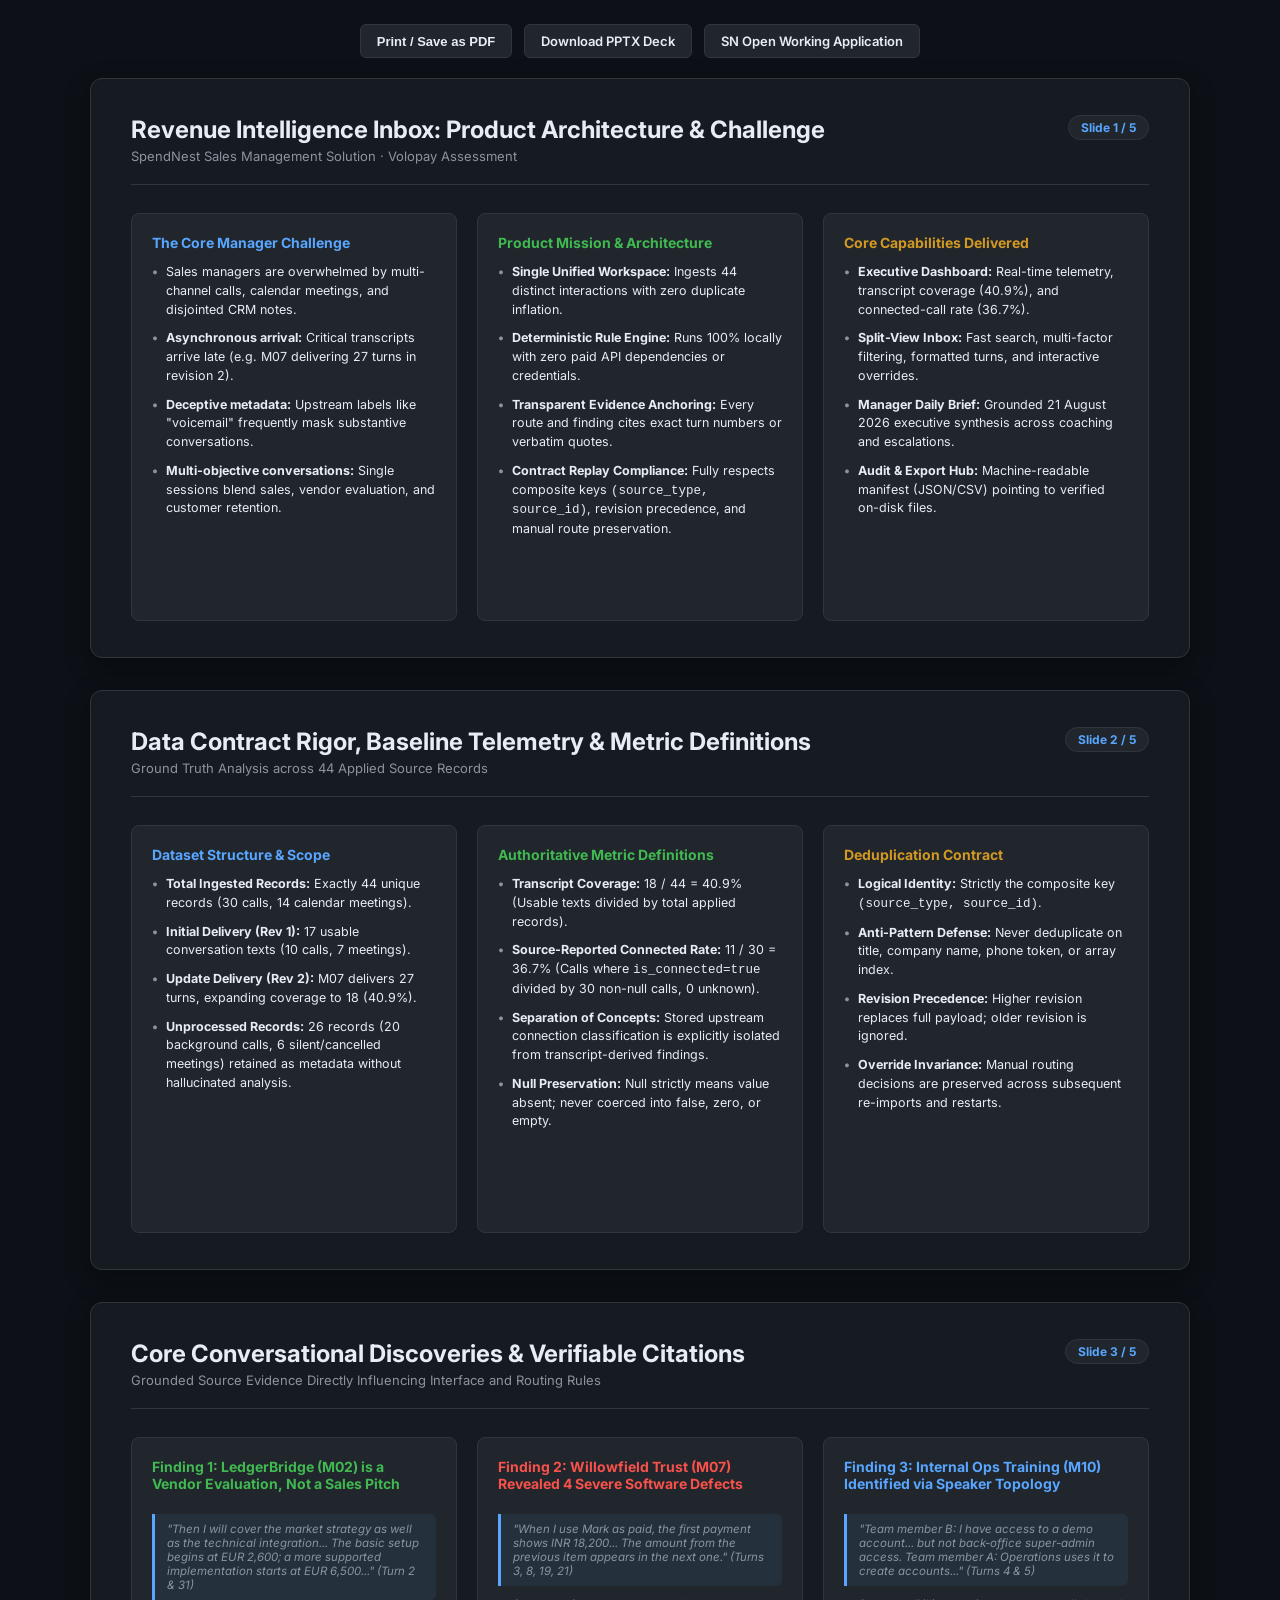
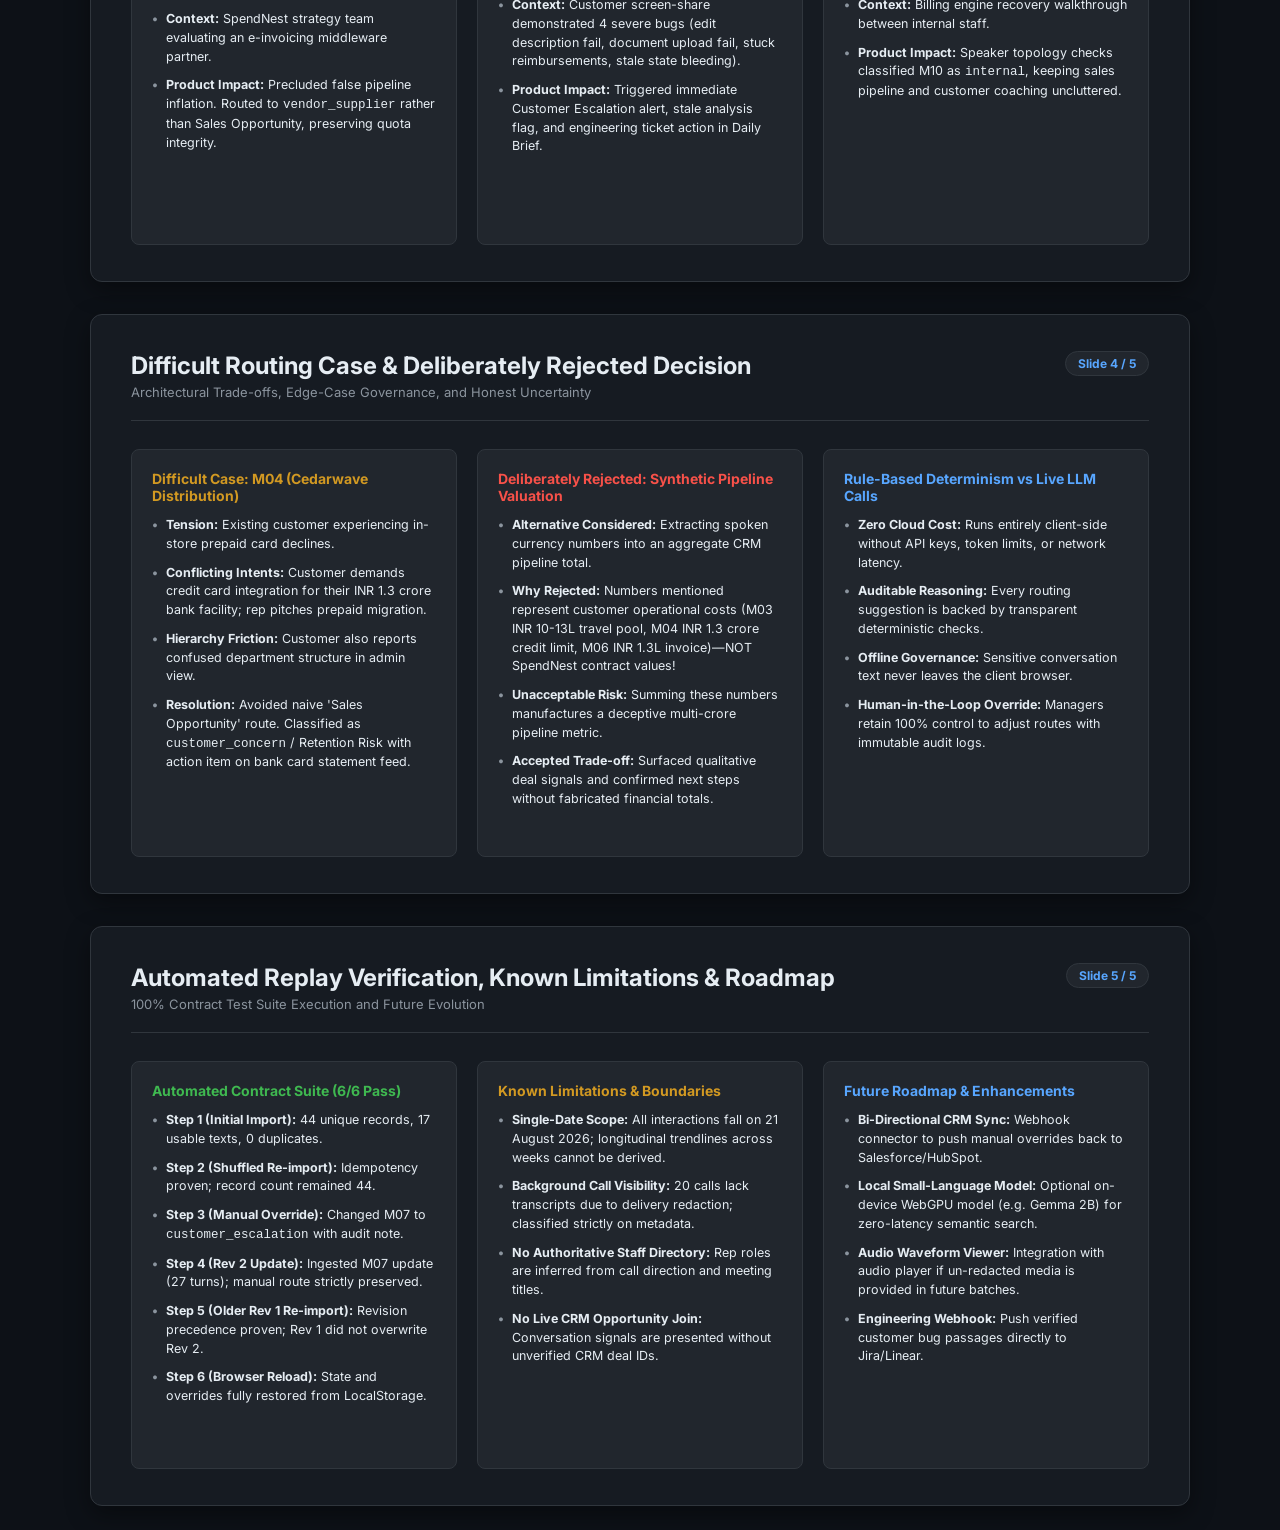
<file: candidate/slides/index.html>
<!DOCTYPE html>
<html lang="en">
<head>
 <meta charset="utf-8">
 <meta name="viewport" content="width=device-width, initial-scale=1">
 <title>SpendNest Revenue Intelligence Inbox - 5 Presentation Slides</title>
 <link rel="preconnect" href="https://fonts.googleapis.com">
 <link rel="preconnect" href="https://fonts.gstatic.com" crossorigin>
 <link href="https://fonts.googleapis.com/css2?family=Inter:wght@400;600;700&family=JetBrains+Mono:wght@400;600&display=swap" rel="stylesheet">
 <style>
 :root {
 --bg: #0d1117;
 --surface: #161b22;
 --surface2: #21262d;
 --border: #30363d;
 --text: #e6edf3;
 --text-muted: #8b949e;
 --accent: #58a6ff;
 --green: #3fb950;
 --amber: #d29922;
 --red: #f85149;
 }
 * { box-sizing: border-box; margin: 0; padding: 0; }
 body {
 background: var(--bg);
 color: var(--text);
 font-family: 'Inter', system-ui, sans-serif;
 overflow-x: hidden;
 display: flex;
 flex-direction: column;
 align-items: center;
 padding: 24px;
 }
 .slide-deck {
 max-width: 1100px;
 width: 100%;
 display: flex;
 flex-direction: column;
 gap: 32px;
 }
 .slide {
 background: var(--surface);
 border: 1px solid var(--border);
 border-radius: 12px;
 padding: 36px 40px;
 min-height: 580px;
 display: flex;
 flex-direction: column;
 box-shadow: 0 8px 24px rgba(0,0,0,.4);
 page-break-after: always;
 }
 .slide-header {
 display: flex;
 justify-content: space-between;
 align-items: flex-start;
 border-bottom: 1px solid var(--border);
 padding-bottom: 20px;
 margin-bottom: 28px;
 }
 .slide-title { font-size: 24px; font-weight: 700; color: var(--text); }
 .slide-sub { font-size: 13px; color: var(--text-muted); margin-top: 4px; }
 .slide-num {
 background: var(--surface2);
 border: 1px solid var(--border);
 color: var(--accent);
 padding: 4px 12px;
 border-radius: 20px;
 font-size: 12px;
 font-weight: 700;
 }
 .slide-grid {
 display: grid;
 grid-template-columns: repeat(3, 1fr);
 gap: 20px;
 flex: 1;
 }
 .slide-card {
 background: var(--surface2);
 border: 1px solid var(--border);
 border-radius: 8px;
 padding: 20px;
 display: flex;
 flex-direction: column;
 }
 .card-title {
 font-size: 14px;
 font-weight: 700;
 margin-bottom: 12px;
 }
 .card-title.blue { color: var(--accent); }
 .card-title.green { color: var(--green); }
 .card-title.amber { color: var(--amber); }
 .card-title.red { color: var(--red); }
 ul { list-style: none; display: flex; flex-direction: column; gap: 10px; font-size: 12.5px; line-height: 1.5; color: var(--text); }
 li { position: relative; padding-left: 14px; }
 li::before { content: "•"; position: absolute; left: 0; color: var(--text-muted); font-weight: bold; }
 .evidence-quote {
 background: rgba(88, 166, 255, 0.08);
 border-left: 3px solid var(--accent);
 padding: 8px 12px;
 border-radius: 0 6px 6px 0;
 font-size: 11.5px;
 font-style: italic;
 color: var(--text-muted);
 margin: 10px 0;
 }
 .controls {
 display: flex;
 gap: 12px;
 margin-bottom: 20px;
 }
 .btn {
 background: var(--surface2);
 border: 1px solid var(--border);
 color: var(--text);
 padding: 8px 16px;
 border-radius: 6px;
 font-size: 13px;
 font-weight: 600;
 cursor: pointer;
 }
 .btn:hover { background: var(--border); color: var(--accent); }
 @media print {
 body { background: white; color: black; padding: 0; }
 .slide { background: white; border: 1px solid #ccc; box-shadow: none; min-height: 90vh; }
 .controls { display: none; }
 .slide-card { background: #f8f9fa; border-color: #ddd; }
 .card-title.blue { color: #0066cc; }
 .card-title.green { color: #008800; }
 .card-title.amber { color: #cc6600; }
 .card-title.red { color: #cc0000; }
 }
 </style>
</head>
<body>

<div class="controls">
 <button class="btn" onclick="window.print()">Print / Save as PDF</button>
 <a href="revenue_intelligence_inbox_slides.pptx" download class="btn" style="text-decoration:none;">Download PPTX Deck</a>
 <a href="../app/index.html" class="btn" style="text-decoration:none;">SN Open Working Application</a>
</div>

<div class="slide-deck">

 <!-- SLIDE 1 -->
 <div class="slide" id="slide-1">
 <div class="slide-header">
 <div>
 <h1 class="slide-title">Revenue Intelligence Inbox: Product Architecture & Challenge</h1>
 <div class="slide-sub">SpendNest Sales Management Solution · Volopay Assessment</div>
 </div>
 <div class="slide-num">Slide 1 / 5</div>
 </div>
 <div class="slide-grid">
 <div class="slide-card">
 <div class="card-title blue">The Core Manager Challenge</div>
 <ul>
 <li>Sales managers are overwhelmed by multi-channel calls, calendar meetings, and disjointed CRM notes.</li>
 <li><strong>Asynchronous arrival:</strong> Critical transcripts arrive late (e.g. M07 delivering 27 turns in revision 2).</li>
 <li><strong>Deceptive metadata:</strong> Upstream labels like "voicemail" frequently mask substantive conversations.</li>
 <li><strong>Multi-objective conversations:</strong> Single sessions blend sales, vendor evaluation, and customer retention.</li>
 </ul>
 </div>
 <div class="slide-card">
 <div class="card-title green">Product Mission & Architecture</div>
 <ul>
 <li><strong>Single Unified Workspace:</strong> Ingests 44 distinct interactions with zero duplicate inflation.</li>
 <li><strong>Deterministic Rule Engine:</strong> Runs 100% locally with zero paid API dependencies or credentials.</li>
 <li><strong>Transparent Evidence Anchoring:</strong> Every route and finding cites exact turn numbers or verbatim quotes.</li>
 <li><strong>Contract Replay Compliance:</strong> Fully respects composite keys <code>(source_type, source_id)</code>, revision precedence, and manual route preservation.</li>
 </ul>
 </div>
 <div class="slide-card">
 <div class="card-title amber">Core Capabilities Delivered</div>
 <ul>
 <li><strong>Executive Dashboard:</strong> Real-time telemetry, transcript coverage (40.9%), and connected-call rate (36.7%).</li>
 <li><strong>Split-View Inbox:</strong> Fast search, multi-factor filtering, formatted turns, and interactive overrides.</li>
 <li><strong>Manager Daily Brief:</strong> Grounded 21 August 2026 executive synthesis across coaching and escalations.</li>
 <li><strong>Audit & Export Hub:</strong> Machine-readable manifest (JSON/CSV) pointing to verified on-disk files.</li>
 </ul>
 </div>
 </div>
 </div>

 <!-- SLIDE 2 -->
 <div class="slide" id="slide-2">
 <div class="slide-header">
 <div>
 <h1 class="slide-title">Data Contract Rigor, Baseline Telemetry & Metric Definitions</h1>
 <div class="slide-sub">Ground Truth Analysis across 44 Applied Source Records</div>
 </div>
 <div class="slide-num">Slide 2 / 5</div>
 </div>
 <div class="slide-grid">
 <div class="slide-card">
 <div class="card-title blue">Dataset Structure & Scope</div>
 <ul>
 <li><strong>Total Ingested Records:</strong> Exactly 44 unique records (30 calls, 14 calendar meetings).</li>
 <li><strong>Initial Delivery (Rev 1):</strong> 17 usable conversation texts (10 calls, 7 meetings).</li>
 <li><strong>Update Delivery (Rev 2):</strong> M07 delivers 27 turns, expanding coverage to 18 (40.9%).</li>
 <li><strong>Unprocessed Records:</strong> 26 records (20 background calls, 6 silent/cancelled meetings) retained as metadata without hallucinated analysis.</li>
 </ul>
 </div>
 <div class="slide-card">
 <div class="card-title green">Authoritative Metric Definitions</div>
 <ul>
 <li><strong>Transcript Coverage:</strong> 18 / 44 = 40.9% (Usable texts divided by total applied records).</li>
 <li><strong>Source-Reported Connected Rate:</strong> 11 / 30 = 36.7% (Calls where <code>is_connected=true</code> divided by 30 non-null calls, 0 unknown).</li>
 <li><strong>Separation of Concepts:</strong> Stored upstream connection classification is explicitly isolated from transcript-derived findings.</li>
 <li><strong>Null Preservation:</strong> Null strictly means value absent; never coerced into false, zero, or empty.</li>
 </ul>
 </div>
 <div class="slide-card">
 <div class="card-title amber">Deduplication Contract</div>
 <ul>
 <li><strong>Logical Identity:</strong> Strictly the composite key <code>(source_type, source_id)</code>.</li>
 <li><strong>Anti-Pattern Defense:</strong> Never deduplicate on title, company name, phone token, or array index.</li>
 <li><strong>Revision Precedence:</strong> Higher revision replaces full payload; older revision is ignored.</li>
 <li><strong>Override Invariance:</strong> Manual routing decisions are preserved across subsequent re-imports and restarts.</li>
 </ul>
 </div>
 </div>
 </div>

 <!-- SLIDE 3 -->
 <div class="slide" id="slide-3">
 <div class="slide-header">
 <div>
 <h1 class="slide-title">Core Conversational Discoveries & Verifiable Citations</h1>
 <div class="slide-sub">Grounded Source Evidence Directly Influencing Interface and Routing Rules</div>
 </div>
 <div class="slide-num">Slide 3 / 5</div>
 </div>
 <div class="slide-grid">
 <div class="slide-card">
 <div class="card-title green">Finding 1: LedgerBridge (M02) is a Vendor Evaluation, Not a Sales Pitch</div>
 <div class="evidence-quote">
 "Then I will cover the market strategy as well as the technical integration... The basic setup begins at EUR 2,600; a more supported implementation starts at EUR 6,500..." (Turn 2 & 31)
 </div>
 <ul>
 <li><strong>Context:</strong> SpendNest strategy team evaluating an e-invoicing middleware partner.</li>
 <li><strong>Product Impact:</strong> Precluded false pipeline inflation. Routed to <code>vendor_supplier</code> rather than Sales Opportunity, preserving quota integrity.</li>
 </ul>
 </div>
 <div class="slide-card">
 <div class="card-title red">Finding 2: Willowfield Trust (M07) Revealed 4 Severe Software Defects</div>
 <div class="evidence-quote">
 "When I use Mark as paid, the first payment shows INR 18,200... The amount from the previous item appears in the next one." (Turns 3, 8, 19, 21)
 </div>
 <ul>
 <li><strong>Context:</strong> Customer screen-share demonstrated 4 severe bugs (edit description fail, document upload fail, stuck reimbursements, stale state bleeding).</li>
 <li><strong>Product Impact:</strong> Triggered immediate Customer Escalation alert, stale analysis flag, and engineering ticket action in Daily Brief.</li>
 </ul>
 </div>
 <div class="slide-card">
 <div class="card-title blue">Finding 3: Internal Ops Training (M10) Identified via Speaker Topology</div>
 <div class="evidence-quote">
 "Team member B: I have access to a demo account... but not back-office super-admin access. Team member A: Operations uses it to create accounts..." (Turns 4 & 5)
 </div>
 <ul>
 <li><strong>Context:</strong> Billing engine recovery walkthrough between internal staff.</li>
 <li><strong>Product Impact:</strong> Speaker topology checks classified M10 as <code>internal</code>, keeping sales pipeline and customer coaching uncluttered.</li>
 </ul>
 </div>
 </div>
 </div>

 <!-- SLIDE 4 -->
 <div class="slide" id="slide-4">
 <div class="slide-header">
 <div>
 <h1 class="slide-title">Difficult Routing Case & Deliberately Rejected Decision</h1>
 <div class="slide-sub">Architectural Trade-offs, Edge-Case Governance, and Honest Uncertainty</div>
 </div>
 <div class="slide-num">Slide 4 / 5</div>
 </div>
 <div class="slide-grid">
 <div class="slide-card">
 <div class="card-title amber">Difficult Case: M04 (Cedarwave Distribution)</div>
 <ul>
 <li><strong>Tension:</strong> Existing customer experiencing in-store prepaid card declines.</li>
 <li><strong>Conflicting Intents:</strong> Customer demands credit card integration for their INR 1.3 crore bank facility; rep pitches prepaid migration.</li>
 <li><strong>Hierarchy Friction:</strong> Customer also reports confused department structure in admin view.</li>
 <li><strong>Resolution:</strong> Avoided naive 'Sales Opportunity' route. Classified as <code>customer_concern</code> / Retention Risk with action item on bank card statement feed.</li>
 </ul>
 </div>
 <div class="slide-card">
 <div class="card-title red">Deliberately Rejected: Synthetic Pipeline Valuation</div>
 <ul>
 <li><strong>Alternative Considered:</strong> Extracting spoken currency numbers into an aggregate CRM pipeline total.</li>
 <li><strong>Why Rejected:</strong> Numbers mentioned represent customer operational costs (M03 INR 10-13L travel pool, M04 INR 1.3 crore credit limit, M06 INR 1.3L invoice)—NOT SpendNest contract values!</li>
 <li><strong>Unacceptable Risk:</strong> Summing these numbers manufactures a deceptive multi-crore pipeline metric.</li>
 <li><strong>Accepted Trade-off:</strong> Surfaced qualitative deal signals and confirmed next steps without fabricated financial totals.</li>
 </ul>
 </div>
 <div class="slide-card">
 <div class="card-title blue">Rule-Based Determinism vs Live LLM Calls</div>
 <ul>
 <li><strong>Zero Cloud Cost:</strong> Runs entirely client-side without API keys, token limits, or network latency.</li>
 <li><strong>Auditable Reasoning:</strong> Every routing suggestion is backed by transparent deterministic checks.</li>
 <li><strong>Offline Governance:</strong> Sensitive conversation text never leaves the client browser.</li>
 <li><strong>Human-in-the-Loop Override:</strong> Managers retain 100% control to adjust routes with immutable audit logs.</li>
 </ul>
 </div>
 </div>
 </div>

 <!-- SLIDE 5 -->
 <div class="slide" id="slide-5">
 <div class="slide-header">
 <div>
 <h1 class="slide-title">Automated Replay Verification, Known Limitations & Roadmap</h1>
 <div class="slide-sub">100% Contract Test Suite Execution and Future Evolution</div>
 </div>
 <div class="slide-num">Slide 5 / 5</div>
 </div>
 <div class="slide-grid">
 <div class="slide-card">
 <div class="card-title green">Automated Contract Suite (6/6 Pass)</div>
 <ul>
 <li><strong>Step 1 (Initial Import):</strong> 44 unique records, 17 usable texts, 0 duplicates.</li>
 <li><strong>Step 2 (Shuffled Re-import):</strong> Idempotency proven; record count remained 44.</li>
 <li><strong>Step 3 (Manual Override):</strong> Changed M07 to <code>customer_escalation</code> with audit note.</li>
 <li><strong>Step 4 (Rev 2 Update):</strong> Ingested M07 update (27 turns); manual route strictly preserved.</li>
 <li><strong>Step 5 (Older Rev 1 Re-import):</strong> Revision precedence proven; Rev 1 did not overwrite Rev 2.</li>
 <li><strong>Step 6 (Browser Reload):</strong> State and overrides fully restored from LocalStorage.</li>
 </ul>
 </div>
 <div class="slide-card">
 <div class="card-title amber">Known Limitations & Boundaries</div>
 <ul>
 <li><strong>Single-Date Scope:</strong> All interactions fall on 21 August 2026; longitudinal trendlines across weeks cannot be derived.</li>
 <li><strong>Background Call Visibility:</strong> 20 calls lack transcripts due to delivery redaction; classified strictly on metadata.</li>
 <li><strong>No Authoritative Staff Directory:</strong> Rep roles are inferred from call direction and meeting titles.</li>
 <li><strong>No Live CRM Opportunity Join:</strong> Conversation signals are presented without unverified CRM deal IDs.</li>
 </ul>
 </div>
 <div class="slide-card">
 <div class="card-title blue">Future Roadmap & Enhancements</div>
 <ul>
 <li><strong>Bi-Directional CRM Sync:</strong> Webhook connector to push manual overrides back to Salesforce/HubSpot.</li>
 <li><strong>Local Small-Language Model:</strong> Optional on-device WebGPU model (e.g. Gemma 2B) for zero-latency semantic search.</li>
 <li><strong>Audio Waveform Viewer:</strong> Integration with audio player if un-redacted media is provided in future batches.</li>
 <li><strong>Engineering Webhook:</strong> Push verified customer bug passages directly to Jira/Linear.</li>
 </ul>
 </div>
 </div>
 </div>

</div>

</body>
</html>
</file>
